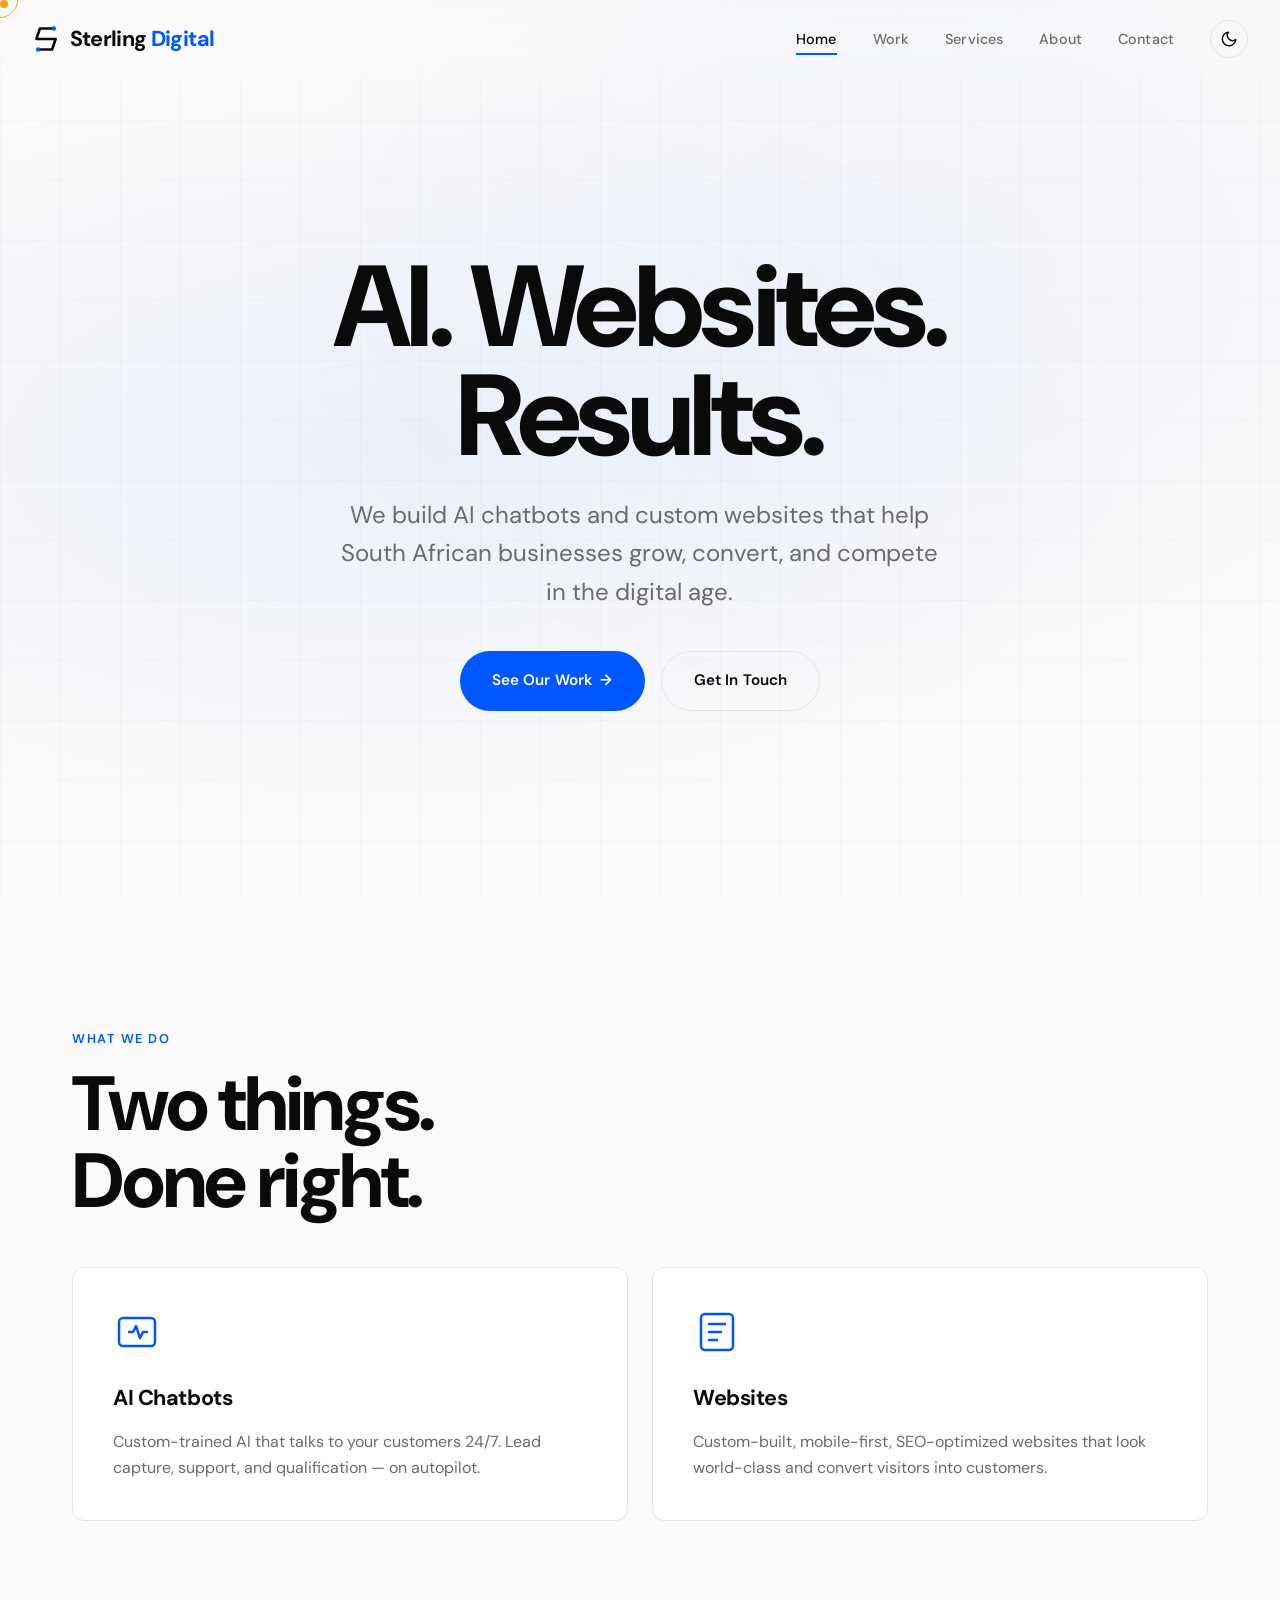
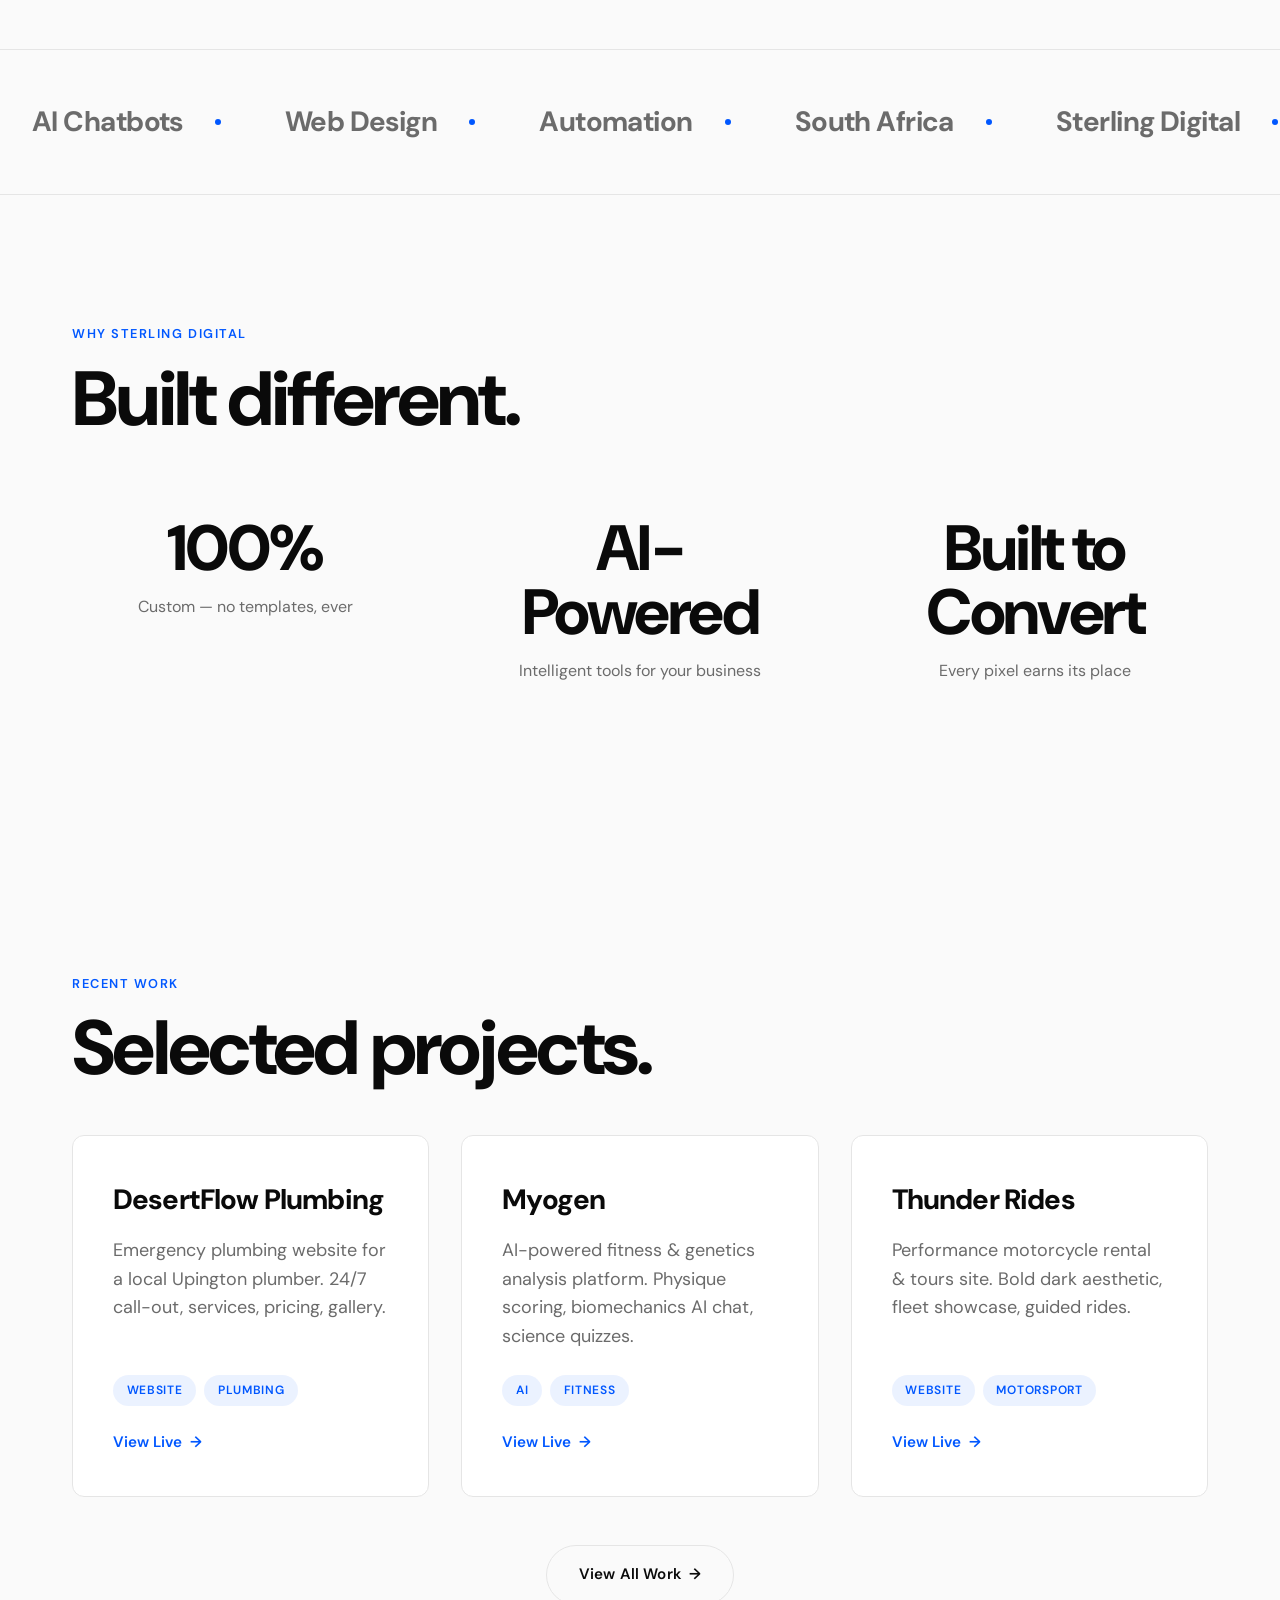
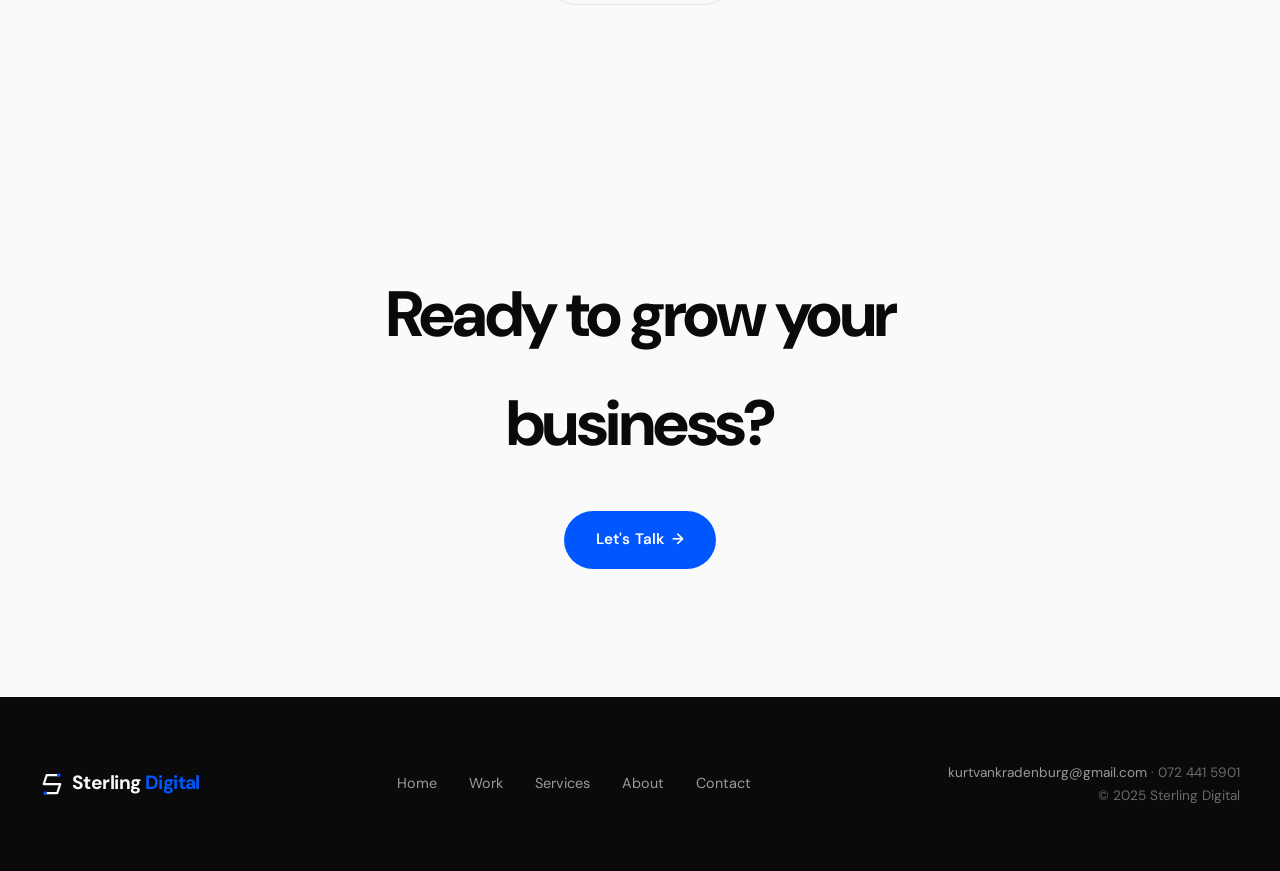
<file: index.html>
<!DOCTYPE html>
<html lang="en">
<head>
  <meta charset="UTF-8">
  <meta name="viewport" content="width=device-width, initial-scale=1.0">
  <title>Sterling Digital — AI Chatbots & Websites for South African Businesses</title>
  <meta name="description" content="Sterling Digital builds AI chatbots and custom websites that help South African businesses grow. Premium digital agency delivering results.">
  <link rel="preconnect" href="https://fonts.googleapis.com">
  <link rel="preconnect" href="https://fonts.gstatic.com" crossorigin>
  <link href="https://fonts.googleapis.com/css2?family=DM+Sans:wght@400;500;600;700;800&display=swap" rel="stylesheet">
  <link rel="icon" type="image/svg+xml" href="favicon.svg">
  <link rel="stylesheet" href="style.css">
</head>
<body>

  <!-- Page Loader -->
  <div class="page-loader">
    <div class="loader-logo">
      <svg class="logo-mark" viewBox="0 0 32 32" fill="none" aria-hidden="true"><path d="M25 4H9L5 16h22l-4 12H7" stroke="currentColor" stroke-width="3" stroke-linecap="round" stroke-linejoin="round"/><circle cx="25" cy="4" r="2.5" fill="#0057FF"/><circle cx="7" cy="28" r="2.5" fill="#0057FF"/></svg>
    </div>
  </div>

  <!-- Custom Cursor -->
  <div class="cursor-dot"></div>
  <div class="cursor-ring"></div>

  <!-- Navigation -->
  <nav class="nav">
    <a href="index.html" class="nav-logo">
      <svg class="logo-mark" viewBox="0 0 32 32" fill="none" aria-hidden="true"><path d="M25 4H9L5 16h22l-4 12H7" stroke="currentColor" stroke-width="3" stroke-linecap="round" stroke-linejoin="round"/><circle cx="25" cy="4" r="2.5" fill="#0057FF"/><circle cx="7" cy="28" r="2.5" fill="#0057FF"/></svg>
      <span class="logo-text">Sterling <span>Digital</span></span>
    </a>
    <div class="nav-links">
      <a href="index.html" class="active">Home</a>
      <a href="portfolio.html">Work</a>
      <a href="services.html">Services</a>
      <a href="about.html">About</a>
      <a href="contact.html">Contact</a>
      <button class="theme-toggle" aria-label="Toggle dark mode">
        <svg class="icon-moon" viewBox="0 0 24 24"><path d="M21 12.79A9 9 0 1 1 11.21 3 7 7 0 0 0 21 12.79z"></path></svg>
        <svg class="icon-sun" viewBox="0 0 24 24"><circle cx="12" cy="12" r="5"></circle><line x1="12" y1="1" x2="12" y2="3"></line><line x1="12" y1="21" x2="12" y2="23"></line><line x1="4.22" y1="4.22" x2="5.64" y2="5.64"></line><line x1="18.36" y1="18.36" x2="19.78" y2="19.78"></line><line x1="1" y1="12" x2="3" y2="12"></line><line x1="21" y1="12" x2="23" y2="12"></line><line x1="4.22" y1="19.78" x2="5.64" y2="18.36"></line><line x1="18.36" y1="5.64" x2="19.78" y2="4.22"></line></svg>
      </button>
    </div>
    <button class="nav-hamburger" aria-label="Toggle menu">
      <span></span>
      <span></span>
      <span></span>
    </button>
  </nav>

  <main class="page-transition">

    <!-- Hero -->
    <section class="hero">
      <div class="hero-bg">
        <div class="gradient-bg"></div>
        <div class="grid-pattern"></div>
      </div>
      <div class="hero-content">
        <h1 class="hero-heading">AI. Websites.<br>Results.</h1>
        <p class="sub-heading">We build AI chatbots and custom websites that help South African businesses grow, convert, and compete in the digital age.</p>
        <div class="btn-group">
          <a href="portfolio.html" class="btn btn-primary">See Our Work <span class="btn-arrow">&rarr;</span></a>
          <a href="contact.html" class="btn btn-secondary">Get In Touch</a>
        </div>
      </div>
    </section>

    <!-- What We Do -->
    <section class="section reveal">
      <span class="label">What We Do</span>
      <h2 class="section-heading">Two things.<br>Done right.</h2>
      <div class="cards-grid mt-6 stagger-children">
        <div class="card">
          <div class="card-icon">
            <svg width="48" height="48" viewBox="0 0 48 48" fill="none"><rect x="6" y="10" width="36" height="28" rx="4" stroke="currentColor" stroke-width="2.5"/><path d="M16 24h4l3-6 4 12 3-6h4" stroke="currentColor" stroke-width="2.5" stroke-linecap="round" stroke-linejoin="round"/></svg>
          </div>
          <h3 class="card-title">AI Chatbots</h3>
          <p class="card-desc">Custom-trained AI that talks to your customers 24/7. Lead capture, support, and qualification — on autopilot.</p>
        </div>
        <div class="card">
          <div class="card-icon">
            <svg width="48" height="48" viewBox="0 0 48 48" fill="none"><rect x="8" y="6" width="32" height="36" rx="4" stroke="currentColor" stroke-width="2.5"/><line x1="16" y1="16" x2="32" y2="16" stroke="currentColor" stroke-width="2.5" stroke-linecap="round"/><line x1="16" y1="24" x2="28" y2="24" stroke="currentColor" stroke-width="2.5" stroke-linecap="round"/><line x1="16" y1="32" x2="24" y2="32" stroke="currentColor" stroke-width="2.5" stroke-linecap="round"/></svg>
          </div>
          <h3 class="card-title">Websites</h3>
          <p class="card-desc">Custom-built, mobile-first, SEO-optimized websites that look world-class and convert visitors into customers.</p>
        </div>
      </div>
    </section>

    <!-- Marquee -->
    <section class="marquee-section">
      <div class="marquee-track">
        <span class="marquee-item">AI Chatbots <span class="dot"></span></span>
        <span class="marquee-item">Web Design <span class="dot"></span></span>
        <span class="marquee-item">Automation <span class="dot"></span></span>
        <span class="marquee-item">South Africa <span class="dot"></span></span>
        <span class="marquee-item">Sterling Digital <span class="dot"></span></span>
        <span class="marquee-item">Conversion-Focused <span class="dot"></span></span>
        <span class="marquee-item">AI Chatbots <span class="dot"></span></span>
        <span class="marquee-item">Web Design <span class="dot"></span></span>
        <span class="marquee-item">Automation <span class="dot"></span></span>
        <span class="marquee-item">South Africa <span class="dot"></span></span>
        <span class="marquee-item">Sterling Digital <span class="dot"></span></span>
        <span class="marquee-item">Conversion-Focused <span class="dot"></span></span>
      </div>
    </section>

    <!-- Why Sterling Digital -->
    <section class="section reveal">
      <span class="label">Why Sterling Digital</span>
      <h2 class="section-heading">Built different.</h2>
      <div class="stats-grid mt-6 stagger-children">
        <div class="stat-item">
          <div class="stat-number">100%</div>
          <div class="stat-label">Custom — no templates, ever</div>
        </div>
        <div class="stat-item">
          <div class="stat-number">AI-Powered</div>
          <div class="stat-label">Intelligent tools for your business</div>
        </div>
        <div class="stat-item">
          <div class="stat-number">Built to Convert</div>
          <div class="stat-label">Every pixel earns its place</div>
        </div>
      </div>
    </section>

    <!-- Portfolio Preview -->
    <section class="section reveal">
      <span class="label">Recent Work</span>
      <h2 class="section-heading">Selected projects.</h2>
      <div class="portfolio-preview mt-6 stagger-children">
        <div class="portfolio-card">
          <h3 class="portfolio-card-name">DesertFlow Plumbing</h3>
          <p class="portfolio-card-desc">Emergency plumbing website for a local Upington plumber. 24/7 call-out, services, pricing, gallery.</p>
          <div class="portfolio-card-tags">
            <span class="tag">Website</span>
            <span class="tag">Plumbing</span>
          </div>
          <a href="https://desertflowplumbing-co-za.netlify.app" target="_blank" rel="noopener" class="portfolio-card-link">View Live <span class="btn-arrow">&rarr;</span></a>
        </div>
        <div class="portfolio-card">
          <h3 class="portfolio-card-name">Myogen</h3>
          <p class="portfolio-card-desc">AI-powered fitness & genetics analysis platform. Physique scoring, biomechanics AI chat, science quizzes.</p>
          <div class="portfolio-card-tags">
            <span class="tag">AI</span>
            <span class="tag">Fitness</span>
          </div>
          <a href="https://myogen.netlify.app" target="_blank" rel="noopener" class="portfolio-card-link">View Live <span class="btn-arrow">&rarr;</span></a>
        </div>
        <div class="portfolio-card">
          <h3 class="portfolio-card-name">Thunder Rides</h3>
          <p class="portfolio-card-desc">Performance motorcycle rental & tours site. Bold dark aesthetic, fleet showcase, guided rides.</p>
          <div class="portfolio-card-tags">
            <span class="tag">Website</span>
            <span class="tag">Motorsport</span>
          </div>
          <a href="https://https-thunderrides-co-za.netlify.app" target="_blank" rel="noopener" class="portfolio-card-link">View Live <span class="btn-arrow">&rarr;</span></a>
        </div>
      </div>
      <div class="text-center mt-6">
        <a href="portfolio.html" class="btn btn-secondary">View All Work <span class="btn-arrow">&rarr;</span></a>
      </div>
    </section>

    <!-- Footer CTA -->
    <section class="cta-section reveal">
      <h2 class="cta-heading">Ready to grow your business?</h2>
      <a href="contact.html" class="btn btn-primary">Let's Talk <span class="btn-arrow">&rarr;</span></a>
    </section>

  </main>

  <!-- Footer -->
  <footer class="footer">
    <div class="footer-inner">
      <div class="footer-logo">
        <svg class="logo-mark" viewBox="0 0 32 32" fill="none" aria-hidden="true"><path d="M25 4H9L5 16h22l-4 12H7" stroke="currentColor" stroke-width="3" stroke-linecap="round" stroke-linejoin="round"/><circle cx="25" cy="4" r="2.5" fill="#0057FF"/><circle cx="7" cy="28" r="2.5" fill="#0057FF"/></svg>
        <span class="logo-text">Sterling <span>Digital</span></span>
      </div>
      <div class="footer-links">
        <a href="index.html">Home</a>
        <a href="portfolio.html">Work</a>
        <a href="services.html">Services</a>
        <a href="about.html">About</a>
        <a href="contact.html">Contact</a>
      </div>
      <div class="footer-info">
        <a href="mailto:kurtvankradenburg@gmail.com">kurtvankradenburg@gmail.com</a> · 072 441 5901<br>
        &copy; 2025 Sterling Digital
      </div>
    </div>
  </footer>

  <!-- Back to Top -->
  <button class="back-to-top" aria-label="Back to top">
    <svg width="20" height="20" viewBox="0 0 24 24" fill="none" stroke="currentColor" stroke-width="2.5" stroke-linecap="round" stroke-linejoin="round"><polyline points="18 15 12 9 6 15"></polyline></svg>
  </button>

  <script src="main.js"></script>
</body>
</html>
</file>
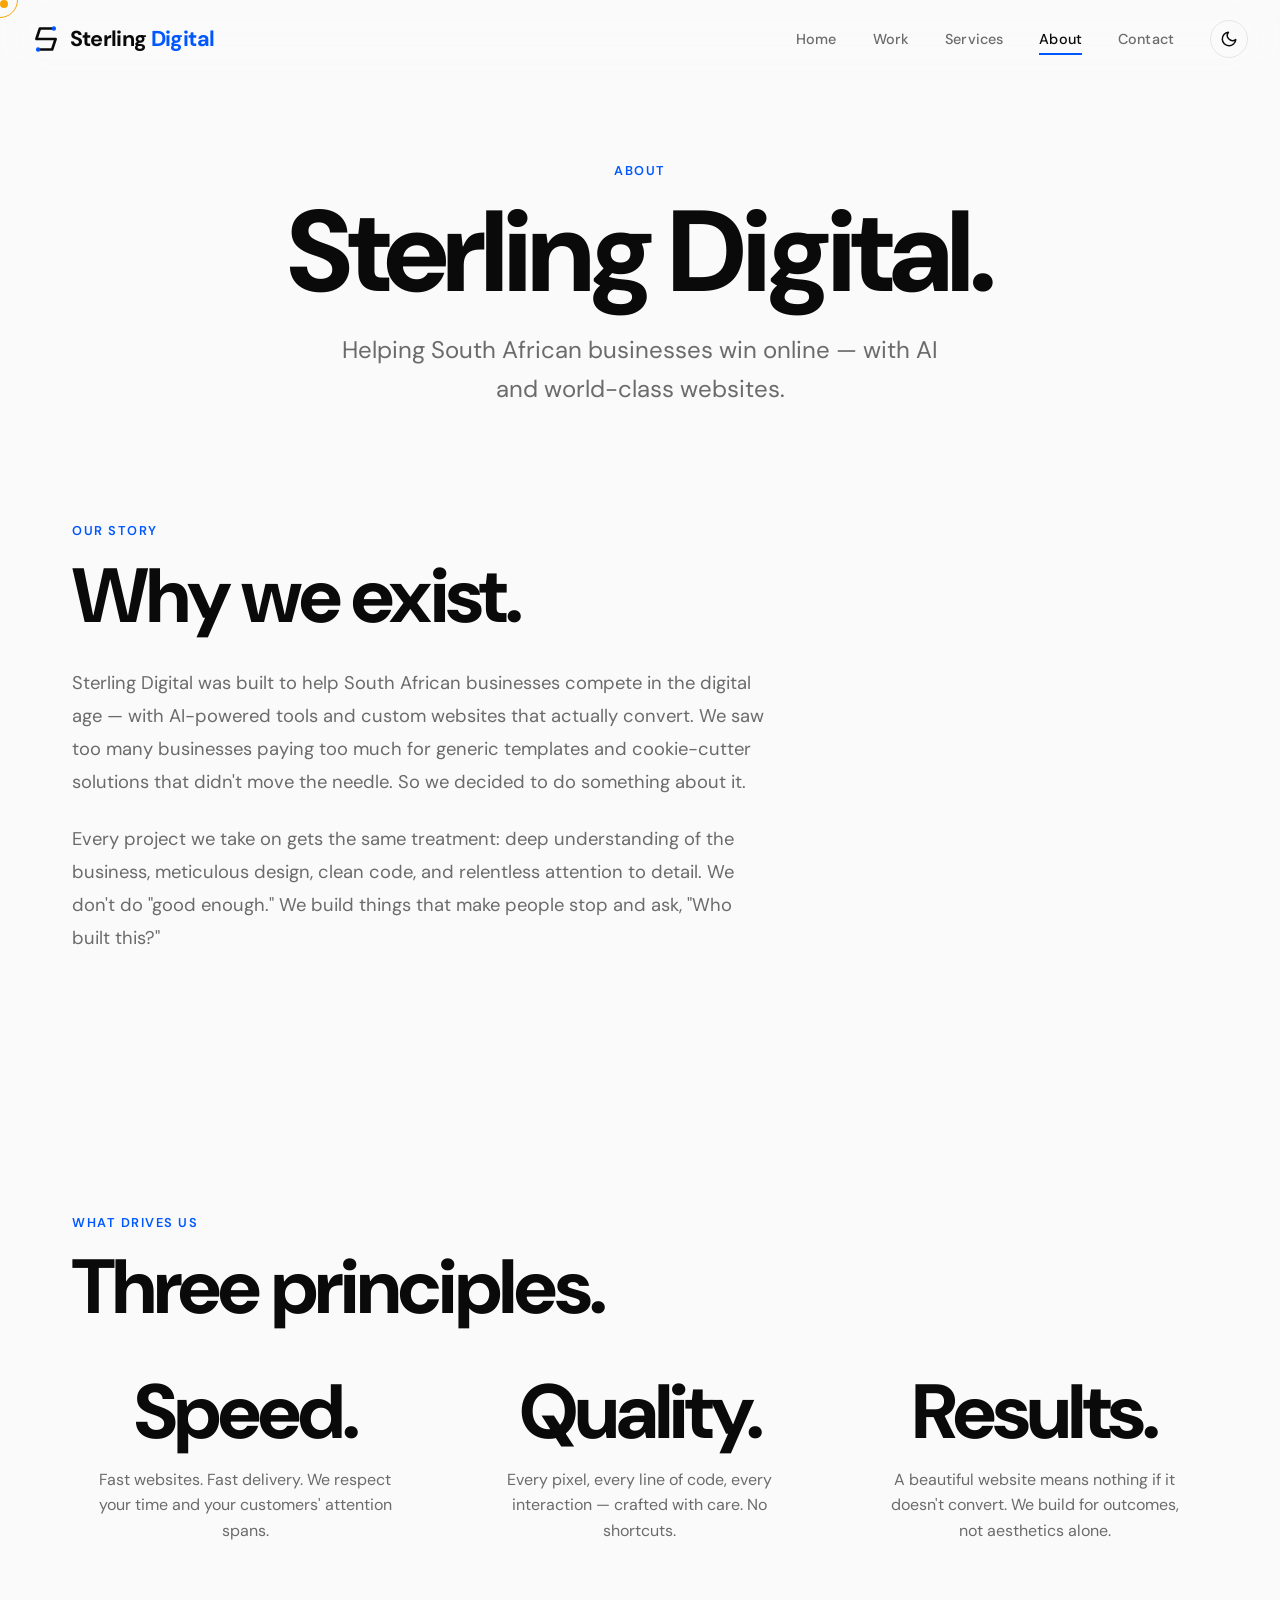
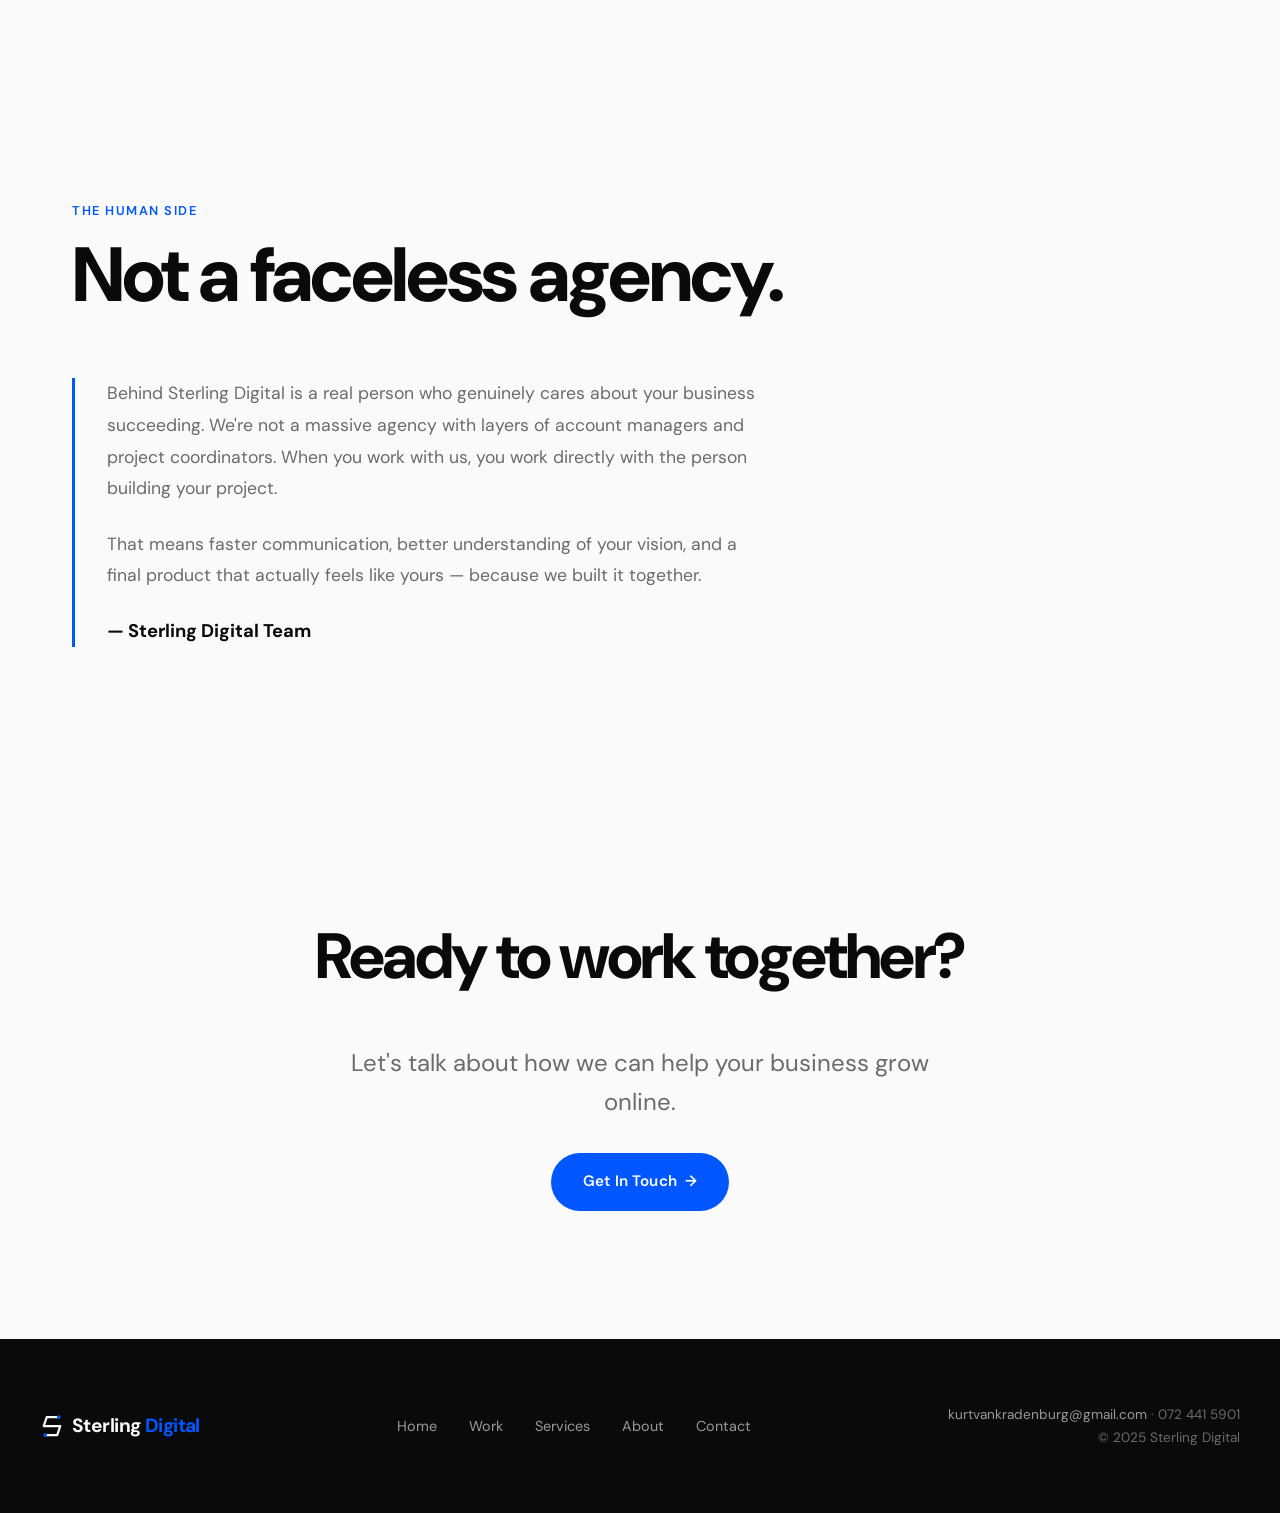
<file: about.html>
<!DOCTYPE html>
<html lang="en">
<head>
  <meta charset="UTF-8">
  <meta name="viewport" content="width=device-width, initial-scale=1.0">
  <title>About — Sterling Digital</title>
  <meta name="description" content="Learn about Sterling Digital — a South African digital agency building AI chatbots and websites that help businesses grow.">
  <link rel="preconnect" href="https://fonts.googleapis.com">
  <link rel="preconnect" href="https://fonts.gstatic.com" crossorigin>
  <link href="https://fonts.googleapis.com/css2?family=DM+Sans:wght@400;500;600;700;800&display=swap" rel="stylesheet">
  <link rel="icon" type="image/svg+xml" href="favicon.svg">
  <link rel="stylesheet" href="style.css">
</head>
<body>

  <!-- Page Loader -->
  <div class="page-loader">
    <div class="loader-logo">
      <svg class="logo-mark" viewBox="0 0 32 32" fill="none" aria-hidden="true"><path d="M25 4H9L5 16h22l-4 12H7" stroke="currentColor" stroke-width="3" stroke-linecap="round" stroke-linejoin="round"/><circle cx="25" cy="4" r="2.5" fill="#0057FF"/><circle cx="7" cy="28" r="2.5" fill="#0057FF"/></svg>
    </div>
  </div>

  <!-- Custom Cursor -->
  <div class="cursor-dot"></div>
  <div class="cursor-ring"></div>

  <!-- Navigation -->
  <nav class="nav">
    <a href="index.html" class="nav-logo">
      <svg class="logo-mark" viewBox="0 0 32 32" fill="none" aria-hidden="true"><path d="M25 4H9L5 16h22l-4 12H7" stroke="currentColor" stroke-width="3" stroke-linecap="round" stroke-linejoin="round"/><circle cx="25" cy="4" r="2.5" fill="#0057FF"/><circle cx="7" cy="28" r="2.5" fill="#0057FF"/></svg>
      <span class="logo-text">Sterling <span>Digital</span></span>
    </a>
    <div class="nav-links">
      <a href="index.html">Home</a>
      <a href="portfolio.html">Work</a>
      <a href="services.html">Services</a>
      <a href="about.html" class="active">About</a>
      <a href="contact.html">Contact</a>
      <button class="theme-toggle" aria-label="Toggle dark mode">
        <svg class="icon-moon" viewBox="0 0 24 24"><path d="M21 12.79A9 9 0 1 1 11.21 3 7 7 0 0 0 21 12.79z"></path></svg>
        <svg class="icon-sun" viewBox="0 0 24 24"><circle cx="12" cy="12" r="5"></circle><line x1="12" y1="1" x2="12" y2="3"></line><line x1="12" y1="21" x2="12" y2="23"></line><line x1="4.22" y1="4.22" x2="5.64" y2="5.64"></line><line x1="18.36" y1="18.36" x2="19.78" y2="19.78"></line><line x1="1" y1="12" x2="3" y2="12"></line><line x1="21" y1="12" x2="23" y2="12"></line><line x1="4.22" y1="19.78" x2="5.64" y2="18.36"></line><line x1="18.36" y1="5.64" x2="19.78" y2="4.22"></line></svg>
      </button>
    </div>
    <button class="nav-hamburger" aria-label="Toggle menu">
      <span></span>
      <span></span>
      <span></span>
    </button>
  </nav>

  <main class="page-transition">

    <!-- Page Hero -->
    <section class="page-hero">
      <span class="label">About</span>
      <h1 class="hero-heading">Sterling Digital.</h1>
      <p class="sub-heading" style="margin: 0 auto;">Helping South African businesses win online — with AI and world-class websites.</p>
    </section>

    <!-- Story -->
    <section class="section reveal" style="padding-top: 2rem;">
      <div class="story-section">
        <span class="label">Our Story</span>
        <h2 class="section-heading">Why we exist.</h2>
        <p class="story-text mt-4">
          Sterling Digital was built to help South African businesses compete in the digital age — with AI-powered tools and custom websites that actually convert. We saw too many businesses paying too much for generic templates and cookie-cutter solutions that didn't move the needle. So we decided to do something about it.
        </p>
        <p class="story-text mt-3">
          Every project we take on gets the same treatment: deep understanding of the business, meticulous design, clean code, and relentless attention to detail. We don't do "good enough." We build things that make people stop and ask, "Who built this?"
        </p>
      </div>
    </section>

    <!-- Values -->
    <section class="section reveal">
      <span class="label">What Drives Us</span>
      <h2 class="section-heading">Three principles.</h2>
      <div class="values-grid stagger-children">
        <div class="value-item">
          <div class="value-word">Speed.</div>
          <p class="value-desc">Fast websites. Fast delivery. We respect your time and your customers' attention spans.</p>
        </div>
        <div class="value-item">
          <div class="value-word">Quality.</div>
          <p class="value-desc">Every pixel, every line of code, every interaction — crafted with care. No shortcuts.</p>
        </div>
        <div class="value-item">
          <div class="value-word">Results.</div>
          <p class="value-desc">A beautiful website means nothing if it doesn't convert. We build for outcomes, not aesthetics alone.</p>
        </div>
      </div>
    </section>

    <!-- Personal Touch -->
    <section class="section reveal">
      <span class="label">The Human Side</span>
      <h2 class="section-heading">Not a faceless agency.</h2>
      <div class="personal-section mt-4">
        <p>
          Behind Sterling Digital is a real person who genuinely cares about your business succeeding. We're not a massive agency with layers of account managers and project coordinators. When you work with us, you work directly with the person building your project.
        </p>
        <p class="mt-3">
          That means faster communication, better understanding of your vision, and a final product that actually feels like yours — because we built it together.
        </p>
        <div class="signature">— Sterling Digital Team</div>
      </div>
    </section>

    <!-- CTA -->
    <section class="cta-section reveal">
      <h2 class="cta-heading">Ready to work together?</h2>
      <p class="sub-heading" style="margin: 0 auto 2rem;">Let's talk about how we can help your business grow online.</p>
      <a href="contact.html" class="btn btn-primary">Get In Touch <span class="btn-arrow">&rarr;</span></a>
    </section>

  </main>

  <!-- Footer -->
  <footer class="footer">
    <div class="footer-inner">
      <div class="footer-logo">
        <svg class="logo-mark" viewBox="0 0 32 32" fill="none" aria-hidden="true"><path d="M25 4H9L5 16h22l-4 12H7" stroke="currentColor" stroke-width="3" stroke-linecap="round" stroke-linejoin="round"/><circle cx="25" cy="4" r="2.5" fill="#0057FF"/><circle cx="7" cy="28" r="2.5" fill="#0057FF"/></svg>
        <span class="logo-text">Sterling <span>Digital</span></span>
      </div>
      <div class="footer-links">
        <a href="index.html">Home</a>
        <a href="portfolio.html">Work</a>
        <a href="services.html">Services</a>
        <a href="about.html">About</a>
        <a href="contact.html">Contact</a>
      </div>
      <div class="footer-info">
        <a href="mailto:kurtvankradenburg@gmail.com">kurtvankradenburg@gmail.com</a> · 072 441 5901<br>
        &copy; 2025 Sterling Digital
      </div>
    </div>
  </footer>

  <!-- Back to Top -->
  <button class="back-to-top" aria-label="Back to top">
    <svg width="20" height="20" viewBox="0 0 24 24" fill="none" stroke="currentColor" stroke-width="2.5" stroke-linecap="round" stroke-linejoin="round"><polyline points="18 15 12 9 6 15"></polyline></svg>
  </button>

  <script src="main.js"></script>
</body>
</html>
</file>
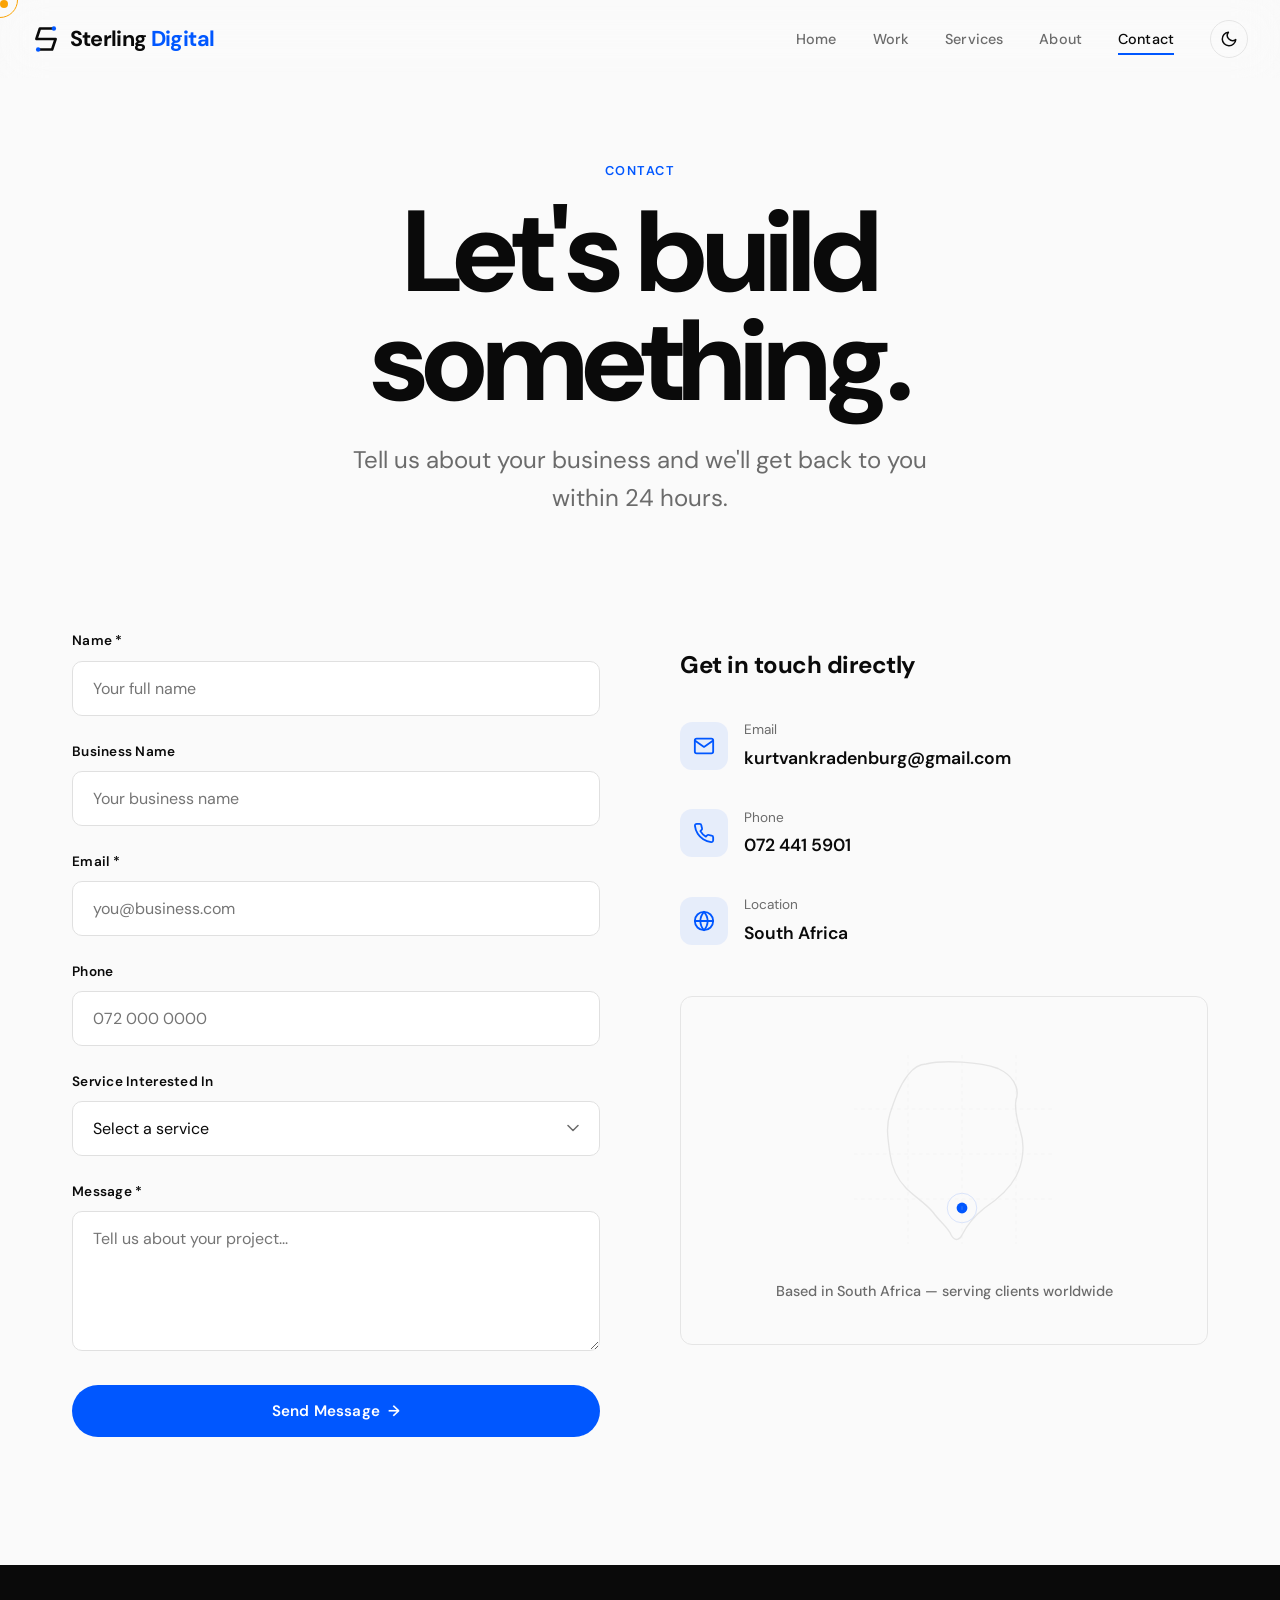
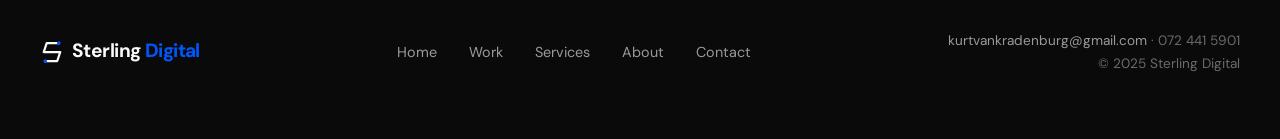
<file: contact.html>
<!DOCTYPE html>
<html lang="en">
<head>
  <meta charset="UTF-8">
  <meta name="viewport" content="width=device-width, initial-scale=1.0">
  <title>Contact — Sterling Digital</title>
  <meta name="description" content="Get in touch with Sterling Digital. Let's talk about AI chatbots and custom websites for your South African business.">
  <link rel="preconnect" href="https://fonts.googleapis.com">
  <link rel="preconnect" href="https://fonts.gstatic.com" crossorigin>
  <link href="https://fonts.googleapis.com/css2?family=DM+Sans:wght@400;500;600;700;800&display=swap" rel="stylesheet">
  <link rel="icon" type="image/svg+xml" href="favicon.svg">
  <link rel="stylesheet" href="style.css">
</head>
<body>

  <!-- Page Loader -->
  <div class="page-loader">
    <div class="loader-logo">
      <svg class="logo-mark" viewBox="0 0 32 32" fill="none" aria-hidden="true"><path d="M25 4H9L5 16h22l-4 12H7" stroke="currentColor" stroke-width="3" stroke-linecap="round" stroke-linejoin="round"/><circle cx="25" cy="4" r="2.5" fill="#0057FF"/><circle cx="7" cy="28" r="2.5" fill="#0057FF"/></svg>
    </div>
  </div>

  <!-- Custom Cursor -->
  <div class="cursor-dot"></div>
  <div class="cursor-ring"></div>

  <!-- Navigation -->
  <nav class="nav">
    <a href="index.html" class="nav-logo">
      <svg class="logo-mark" viewBox="0 0 32 32" fill="none" aria-hidden="true"><path d="M25 4H9L5 16h22l-4 12H7" stroke="currentColor" stroke-width="3" stroke-linecap="round" stroke-linejoin="round"/><circle cx="25" cy="4" r="2.5" fill="#0057FF"/><circle cx="7" cy="28" r="2.5" fill="#0057FF"/></svg>
      <span class="logo-text">Sterling <span>Digital</span></span>
    </a>
    <div class="nav-links">
      <a href="index.html">Home</a>
      <a href="portfolio.html">Work</a>
      <a href="services.html">Services</a>
      <a href="about.html">About</a>
      <a href="contact.html" class="active">Contact</a>
      <button class="theme-toggle" aria-label="Toggle dark mode">
        <svg class="icon-moon" viewBox="0 0 24 24"><path d="M21 12.79A9 9 0 1 1 11.21 3 7 7 0 0 0 21 12.79z"></path></svg>
        <svg class="icon-sun" viewBox="0 0 24 24"><circle cx="12" cy="12" r="5"></circle><line x1="12" y1="1" x2="12" y2="3"></line><line x1="12" y1="21" x2="12" y2="23"></line><line x1="4.22" y1="4.22" x2="5.64" y2="5.64"></line><line x1="18.36" y1="18.36" x2="19.78" y2="19.78"></line><line x1="1" y1="12" x2="3" y2="12"></line><line x1="21" y1="12" x2="23" y2="12"></line><line x1="4.22" y1="19.78" x2="5.64" y2="18.36"></line><line x1="18.36" y1="5.64" x2="19.78" y2="4.22"></line></svg>
      </button>
    </div>
    <button class="nav-hamburger" aria-label="Toggle menu">
      <span></span>
      <span></span>
      <span></span>
    </button>
  </nav>

  <main class="page-transition">

    <!-- Page Hero -->
    <section class="page-hero">
      <span class="label">Contact</span>
      <h1 class="hero-heading">Let's build<br>something.</h1>
      <p class="sub-heading" style="margin: 0 auto;">Tell us about your business and we'll get back to you within 24 hours.</p>
    </section>

    <!-- Contact Form + Info -->
    <section class="section" style="padding-top: 2rem;">
      <div class="contact-grid">

        <!-- Form -->
        <div class="reveal">
          <form id="contact-form" novalidate>
            <div class="form-group">
              <label class="form-label" for="name">Name *</label>
              <input type="text" id="name" class="form-input" placeholder="Your full name" required>
              <div class="form-error"></div>
            </div>
            <div class="form-group">
              <label class="form-label" for="business">Business Name</label>
              <input type="text" id="business" class="form-input" placeholder="Your business name">
            </div>
            <div class="form-group">
              <label class="form-label" for="email">Email *</label>
              <input type="email" id="email" class="form-input" placeholder="you@business.com" required>
              <div class="form-error"></div>
            </div>
            <div class="form-group">
              <label class="form-label" for="phone">Phone</label>
              <input type="tel" id="phone" class="form-input" placeholder="072 000 0000">
            </div>
            <div class="form-group">
              <label class="form-label" for="service">Service Interested In</label>
              <select id="service" class="form-select">
                <option value="" disabled selected>Select a service</option>
                <option value="website">Website</option>
                <option value="chatbot">AI Chatbot</option>
                <option value="both">Both</option>
              </select>
            </div>
            <div class="form-group">
              <label class="form-label" for="message">Message *</label>
              <textarea id="message" class="form-textarea" placeholder="Tell us about your project..." required></textarea>
              <div class="form-error"></div>
            </div>
            <button type="submit" class="btn btn-primary" style="width: 100%; justify-content: center;">Send Message <span class="btn-arrow">&rarr;</span></button>
          </form>

          <!-- Success State -->
          <div class="form-success">
            <div class="form-success-icon">
              <svg width="28" height="28" viewBox="0 0 24 24" fill="none" stroke="currentColor" stroke-width="2.5" stroke-linecap="round" stroke-linejoin="round"><polyline points="20 6 9 17 4 12"></polyline></svg>
            </div>
            <h3 class="section-heading" style="font-size: 2rem; margin-bottom: 0.75rem;">Message sent!</h3>
            <p class="text-muted">Thanks for reaching out. We'll get back to you within 24 hours.</p>
          </div>
        </div>

        <!-- Contact Info -->
        <div class="contact-info reveal-right">
          <h3 class="card-title mb-4" style="font-size: 1.5rem;">Get in touch directly</h3>

          <div class="contact-info-item">
            <div class="contact-info-icon">
              <svg width="22" height="22" viewBox="0 0 24 24" fill="none" stroke="var(--accent)" stroke-width="2" stroke-linecap="round" stroke-linejoin="round"><path d="M4 4h16c1.1 0 2 .9 2 2v12c0 1.1-.9 2-2 2H4c-1.1 0-2-.9-2-2V6c0-1.1.9-2 2-2z"></path><polyline points="22,6 12,13 2,6"></polyline></svg>
            </div>
            <div>
              <div class="text-muted" style="font-size: 0.85rem; margin-bottom: 0.15rem;">Email</div>
              <a href="mailto:kurtvankradenburg@gmail.com" style="font-weight: 600;">kurtvankradenburg@gmail.com</a>
            </div>
          </div>

          <div class="contact-info-item">
            <div class="contact-info-icon">
              <svg width="22" height="22" viewBox="0 0 24 24" fill="none" stroke="var(--accent)" stroke-width="2" stroke-linecap="round" stroke-linejoin="round"><path d="M22 16.92v3a2 2 0 0 1-2.18 2 19.79 19.79 0 0 1-8.63-3.07 19.5 19.5 0 0 1-6-6 19.79 19.79 0 0 1-3.07-8.67A2 2 0 0 1 4.11 2h3a2 2 0 0 1 2 1.72 12.84 12.84 0 0 0 .7 2.81 2 2 0 0 1-.45 2.11L8.09 9.91a16 16 0 0 0 6 6l1.27-1.27a2 2 0 0 1 2.11-.45 12.84 12.84 0 0 0 2.81.7A2 2 0 0 1 22 16.92z"></path></svg>
            </div>
            <div>
              <div class="text-muted" style="font-size: 0.85rem; margin-bottom: 0.15rem;">Phone</div>
              <a href="tel:+27724415901" style="font-weight: 600;">072 441 5901</a>
            </div>
          </div>

          <div class="contact-info-item">
            <div class="contact-info-icon">
              <svg width="22" height="22" viewBox="0 0 24 24" fill="none" stroke="var(--accent)" stroke-width="2" stroke-linecap="round" stroke-linejoin="round"><circle cx="12" cy="12" r="10"></circle><line x1="2" y1="12" x2="22" y2="12"></line><path d="M12 2a15.3 15.3 0 0 1 4 10 15.3 15.3 0 0 1-4 10 15.3 15.3 0 0 1-4-10 15.3 15.3 0 0 1 4-10z"></path></svg>
            </div>
            <div>
              <div class="text-muted" style="font-size: 0.85rem; margin-bottom: 0.15rem;">Location</div>
              <span style="font-weight: 600;">South Africa</span>
            </div>
          </div>

          <!-- Stylized Location Graphic -->
          <div class="location-graphic">
            <svg viewBox="0 0 400 240" fill="none" xmlns="http://www.w3.org/2000/svg" style="max-width: 360px; margin: 0 auto;">
              <!-- Abstract Africa outline -->
              <path d="M180 30 C200 25, 240 28, 260 35 C275 42, 285 55, 280 70 C278 80, 282 95, 285 105 C290 120, 288 140, 280 155 C272 170, 260 180, 245 190 C235 198, 225 210, 220 220 C218 225, 212 228, 208 220 C205 212, 195 205, 188 195 C180 185, 168 178, 158 168 C148 158, 142 145, 140 130 C138 115, 135 100, 140 85 C145 70, 150 55, 160 42 C168 32, 175 30, 180 30Z" stroke="var(--card-border)" stroke-width="1.5" fill="none"/>
              <!-- Location pin -->
              <circle cx="220" cy="190" r="6" fill="var(--accent)"/>
              <circle cx="220" cy="190" r="12" fill="none" stroke="var(--accent)" stroke-width="1" opacity="0.4">
                <animate attributeName="r" from="8" to="20" dur="2s" repeatCount="indefinite"/>
                <animate attributeName="opacity" from="0.5" to="0" dur="2s" repeatCount="indefinite"/>
              </circle>
              <!-- Grid lines -->
              <line x1="100" y1="80" x2="320" y2="80" stroke="var(--card-border)" stroke-width="0.5" stroke-dasharray="4 4" opacity="0.5"/>
              <line x1="100" y1="130" x2="320" y2="130" stroke="var(--card-border)" stroke-width="0.5" stroke-dasharray="4 4" opacity="0.5"/>
              <line x1="100" y1="180" x2="320" y2="180" stroke="var(--card-border)" stroke-width="0.5" stroke-dasharray="4 4" opacity="0.5"/>
              <line x1="160" y1="20" x2="160" y2="230" stroke="var(--card-border)" stroke-width="0.5" stroke-dasharray="4 4" opacity="0.5"/>
              <line x1="220" y1="20" x2="220" y2="230" stroke="var(--card-border)" stroke-width="0.5" stroke-dasharray="4 4" opacity="0.5"/>
              <line x1="280" y1="20" x2="280" y2="230" stroke="var(--card-border)" stroke-width="0.5" stroke-dasharray="4 4" opacity="0.5"/>
            </svg>
            <div class="location-label">Based in South Africa — serving clients worldwide</div>
          </div>
        </div>

      </div>
    </section>

  </main>

  <!-- Footer -->
  <footer class="footer">
    <div class="footer-inner">
      <div class="footer-logo">
        <svg class="logo-mark" viewBox="0 0 32 32" fill="none" aria-hidden="true"><path d="M25 4H9L5 16h22l-4 12H7" stroke="currentColor" stroke-width="3" stroke-linecap="round" stroke-linejoin="round"/><circle cx="25" cy="4" r="2.5" fill="#0057FF"/><circle cx="7" cy="28" r="2.5" fill="#0057FF"/></svg>
        <span class="logo-text">Sterling <span>Digital</span></span>
      </div>
      <div class="footer-links">
        <a href="index.html">Home</a>
        <a href="portfolio.html">Work</a>
        <a href="services.html">Services</a>
        <a href="about.html">About</a>
        <a href="contact.html">Contact</a>
      </div>
      <div class="footer-info">
        <a href="mailto:kurtvankradenburg@gmail.com">kurtvankradenburg@gmail.com</a> · 072 441 5901<br>
        &copy; 2025 Sterling Digital
      </div>
    </div>
  </footer>

  <!-- Back to Top -->
  <button class="back-to-top" aria-label="Back to top">
    <svg width="20" height="20" viewBox="0 0 24 24" fill="none" stroke="currentColor" stroke-width="2.5" stroke-linecap="round" stroke-linejoin="round"><polyline points="18 15 12 9 6 15"></polyline></svg>
  </button>

  <script src="main.js"></script>
</body>
</html>
</file>
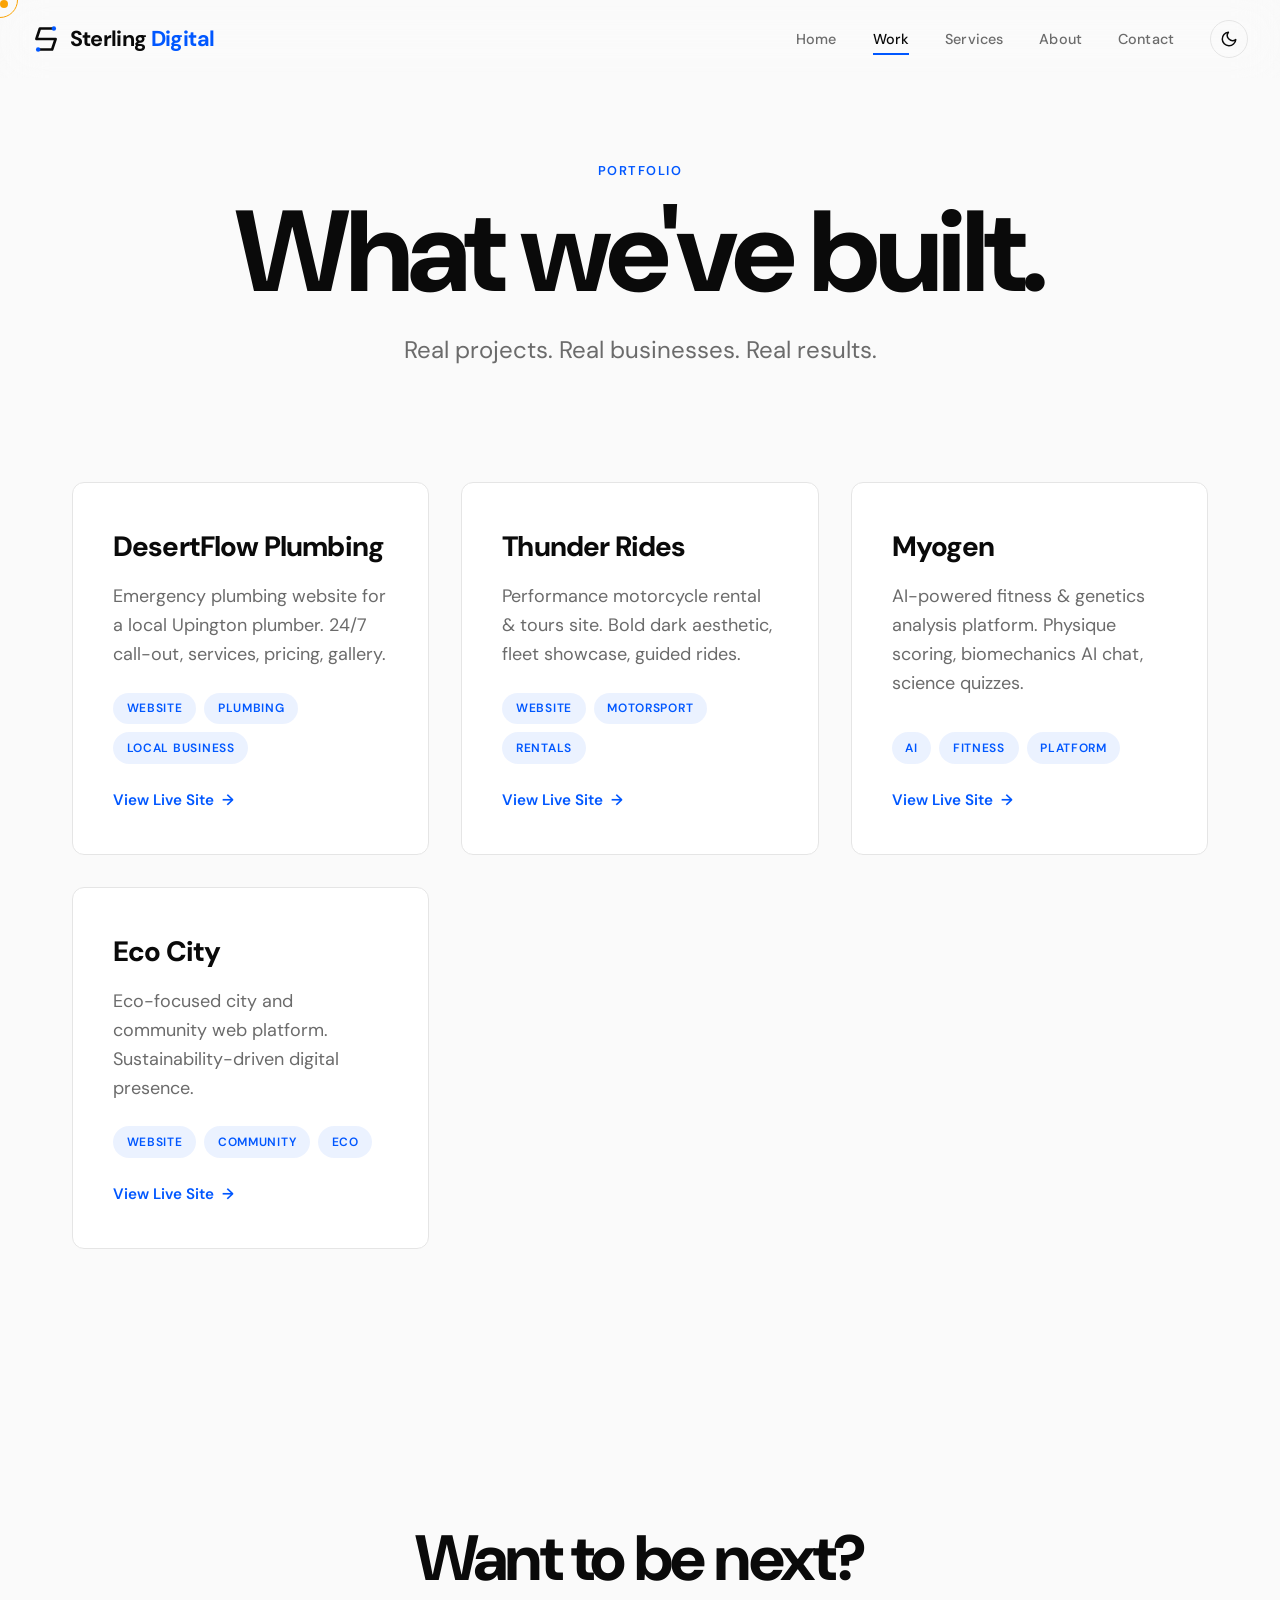
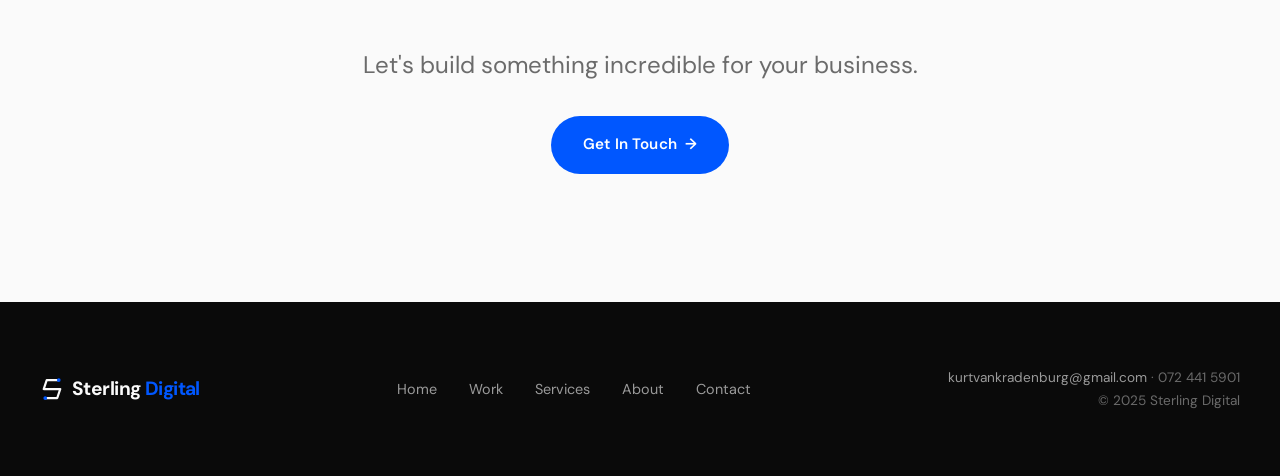
<file: portfolio.html>
<!DOCTYPE html>
<html lang="en">
<head>
  <meta charset="UTF-8">
  <meta name="viewport" content="width=device-width, initial-scale=1.0">
  <title>Our Work — Sterling Digital</title>
  <meta name="description" content="Explore the portfolio of Sterling Digital. AI chatbots, custom websites, and digital solutions built for South African businesses.">
  <link rel="preconnect" href="https://fonts.googleapis.com">
  <link rel="preconnect" href="https://fonts.gstatic.com" crossorigin>
  <link href="https://fonts.googleapis.com/css2?family=DM+Sans:wght@400;500;600;700;800&display=swap" rel="stylesheet">
  <link rel="icon" type="image/svg+xml" href="favicon.svg">
  <link rel="stylesheet" href="style.css">
</head>
<body>

  <!-- Page Loader -->
  <div class="page-loader">
    <div class="loader-logo">
      <svg class="logo-mark" viewBox="0 0 32 32" fill="none" aria-hidden="true"><path d="M25 4H9L5 16h22l-4 12H7" stroke="currentColor" stroke-width="3" stroke-linecap="round" stroke-linejoin="round"/><circle cx="25" cy="4" r="2.5" fill="#0057FF"/><circle cx="7" cy="28" r="2.5" fill="#0057FF"/></svg>
    </div>
  </div>

  <!-- Custom Cursor -->
  <div class="cursor-dot"></div>
  <div class="cursor-ring"></div>

  <!-- Navigation -->
  <nav class="nav">
    <a href="index.html" class="nav-logo">
      <svg class="logo-mark" viewBox="0 0 32 32" fill="none" aria-hidden="true"><path d="M25 4H9L5 16h22l-4 12H7" stroke="currentColor" stroke-width="3" stroke-linecap="round" stroke-linejoin="round"/><circle cx="25" cy="4" r="2.5" fill="#0057FF"/><circle cx="7" cy="28" r="2.5" fill="#0057FF"/></svg>
      <span class="logo-text">Sterling <span>Digital</span></span>
    </a>
    <div class="nav-links">
      <a href="index.html">Home</a>
      <a href="portfolio.html" class="active">Work</a>
      <a href="services.html">Services</a>
      <a href="about.html">About</a>
      <a href="contact.html">Contact</a>
      <button class="theme-toggle" aria-label="Toggle dark mode">
        <svg class="icon-moon" viewBox="0 0 24 24"><path d="M21 12.79A9 9 0 1 1 11.21 3 7 7 0 0 0 21 12.79z"></path></svg>
        <svg class="icon-sun" viewBox="0 0 24 24"><circle cx="12" cy="12" r="5"></circle><line x1="12" y1="1" x2="12" y2="3"></line><line x1="12" y1="21" x2="12" y2="23"></line><line x1="4.22" y1="4.22" x2="5.64" y2="5.64"></line><line x1="18.36" y1="18.36" x2="19.78" y2="19.78"></line><line x1="1" y1="12" x2="3" y2="12"></line><line x1="21" y1="12" x2="23" y2="12"></line><line x1="4.22" y1="19.78" x2="5.64" y2="18.36"></line><line x1="18.36" y1="5.64" x2="19.78" y2="4.22"></line></svg>
      </button>
    </div>
    <button class="nav-hamburger" aria-label="Toggle menu">
      <span></span>
      <span></span>
      <span></span>
    </button>
  </nav>

  <main class="page-transition">

    <!-- Page Hero -->
    <section class="page-hero">
      <span class="label">Portfolio</span>
      <h1 class="hero-heading">What we've built.</h1>
      <p class="sub-heading" style="margin: 0 auto;">Real projects. Real businesses. Real results.</p>
    </section>

    <!-- Portfolio Grid -->
    <section class="section" style="padding-top: 2rem;">
      <div class="portfolio-grid stagger-children">

        <!-- DesertFlow Plumbing -->
        <div class="portfolio-card reveal">
          <h3 class="portfolio-card-name">DesertFlow Plumbing</h3>
          <p class="portfolio-card-desc">Emergency plumbing website for a local Upington plumber. 24/7 call-out, services, pricing, gallery.</p>
          <div class="portfolio-card-tags">
            <span class="tag">Website</span>
            <span class="tag">Plumbing</span>
            <span class="tag">Local Business</span>
          </div>
          <a href="https://desertflowplumbing-co-za.netlify.app" target="_blank" rel="noopener" class="portfolio-card-link">View Live Site <span class="btn-arrow">&rarr;</span></a>
        </div>

        <!-- Thunder Rides -->
        <div class="portfolio-card reveal">
          <h3 class="portfolio-card-name">Thunder Rides</h3>
          <p class="portfolio-card-desc">Performance motorcycle rental &amp; tours site. Bold dark aesthetic, fleet showcase, guided rides.</p>
          <div class="portfolio-card-tags">
            <span class="tag">Website</span>
            <span class="tag">Motorsport</span>
            <span class="tag">Rentals</span>
          </div>
          <a href="https://https-thunderrides-co-za.netlify.app" target="_blank" rel="noopener" class="portfolio-card-link">View Live Site <span class="btn-arrow">&rarr;</span></a>
        </div>

        <!-- Myogen -->
        <div class="portfolio-card reveal">
          <h3 class="portfolio-card-name">Myogen</h3>
          <p class="portfolio-card-desc">AI-powered fitness &amp; genetics analysis platform. Physique scoring, biomechanics AI chat, science quizzes.</p>
          <div class="portfolio-card-tags">
            <span class="tag">AI</span>
            <span class="tag">Fitness</span>
            <span class="tag">Platform</span>
          </div>
          <a href="https://myogen.netlify.app" target="_blank" rel="noopener" class="portfolio-card-link">View Live Site <span class="btn-arrow">&rarr;</span></a>
        </div>

        <!-- Eco City -->
        <div class="portfolio-card reveal">
          <h3 class="portfolio-card-name">Eco City</h3>
          <p class="portfolio-card-desc">Eco-focused city and community web platform. Sustainability-driven digital presence.</p>
          <div class="portfolio-card-tags">
            <span class="tag">Website</span>
            <span class="tag">Community</span>
            <span class="tag">Eco</span>
          </div>
          <a href="https://ecocitynet.netlify.app" target="_blank" rel="noopener" class="portfolio-card-link">View Live Site <span class="btn-arrow">&rarr;</span></a>
        </div>

      </div>
    </section>

    <!-- CTA -->
    <section class="cta-section reveal">
      <h2 class="cta-heading">Want to be next?</h2>
      <p class="sub-heading" style="margin: 0 auto 2rem;">Let's build something incredible for your business.</p>
      <a href="contact.html" class="btn btn-primary">Get In Touch <span class="btn-arrow">&rarr;</span></a>
    </section>

  </main>

  <!-- Footer -->
  <footer class="footer">
    <div class="footer-inner">
      <div class="footer-logo">
        <svg class="logo-mark" viewBox="0 0 32 32" fill="none" aria-hidden="true"><path d="M25 4H9L5 16h22l-4 12H7" stroke="currentColor" stroke-width="3" stroke-linecap="round" stroke-linejoin="round"/><circle cx="25" cy="4" r="2.5" fill="#0057FF"/><circle cx="7" cy="28" r="2.5" fill="#0057FF"/></svg>
        <span class="logo-text">Sterling <span>Digital</span></span>
      </div>
      <div class="footer-links">
        <a href="index.html">Home</a>
        <a href="portfolio.html">Work</a>
        <a href="services.html">Services</a>
        <a href="about.html">About</a>
        <a href="contact.html">Contact</a>
      </div>
      <div class="footer-info">
        <a href="mailto:kurtvankradenburg@gmail.com">kurtvankradenburg@gmail.com</a> · 072 441 5901<br>
        &copy; 2025 Sterling Digital
      </div>
    </div>
  </footer>

  <!-- Back to Top -->
  <button class="back-to-top" aria-label="Back to top">
    <svg width="20" height="20" viewBox="0 0 24 24" fill="none" stroke="currentColor" stroke-width="2.5" stroke-linecap="round" stroke-linejoin="round"><polyline points="18 15 12 9 6 15"></polyline></svg>
  </button>

  <script src="main.js"></script>
</body>
</html>
</file>
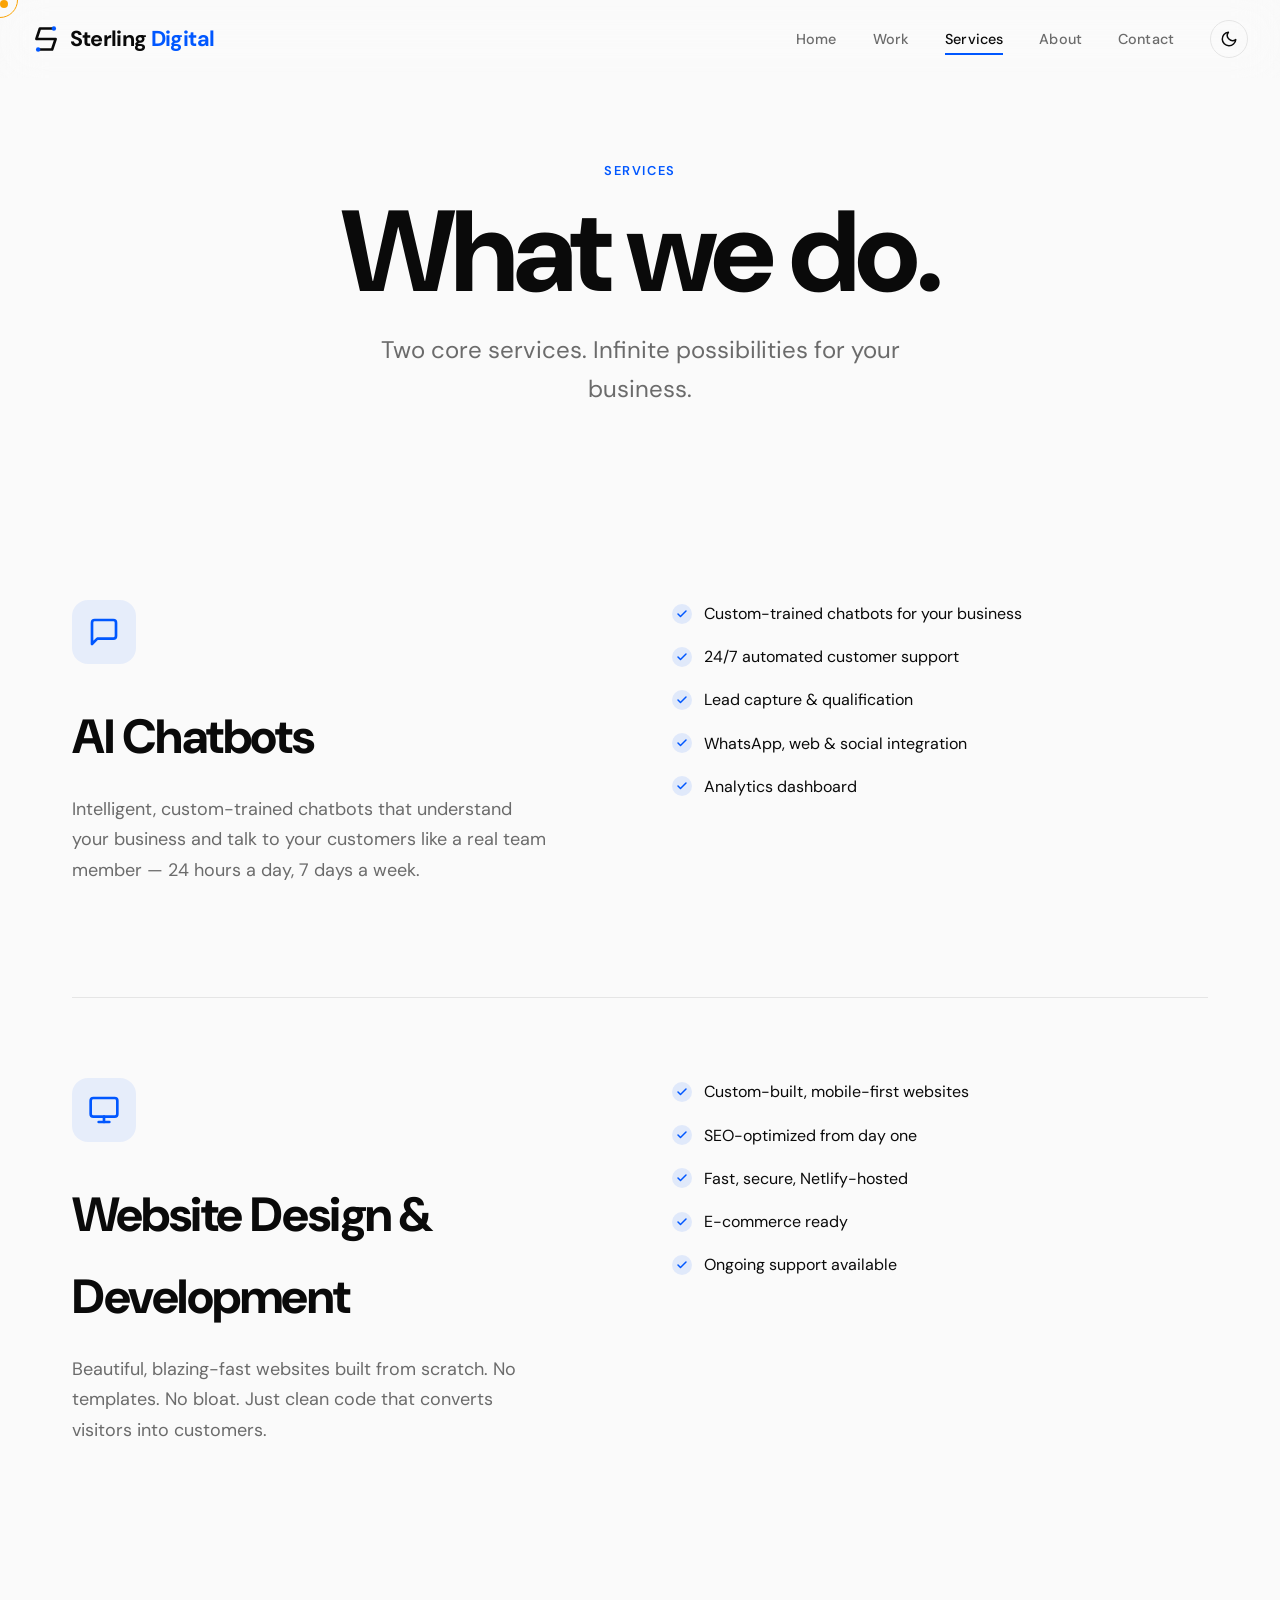
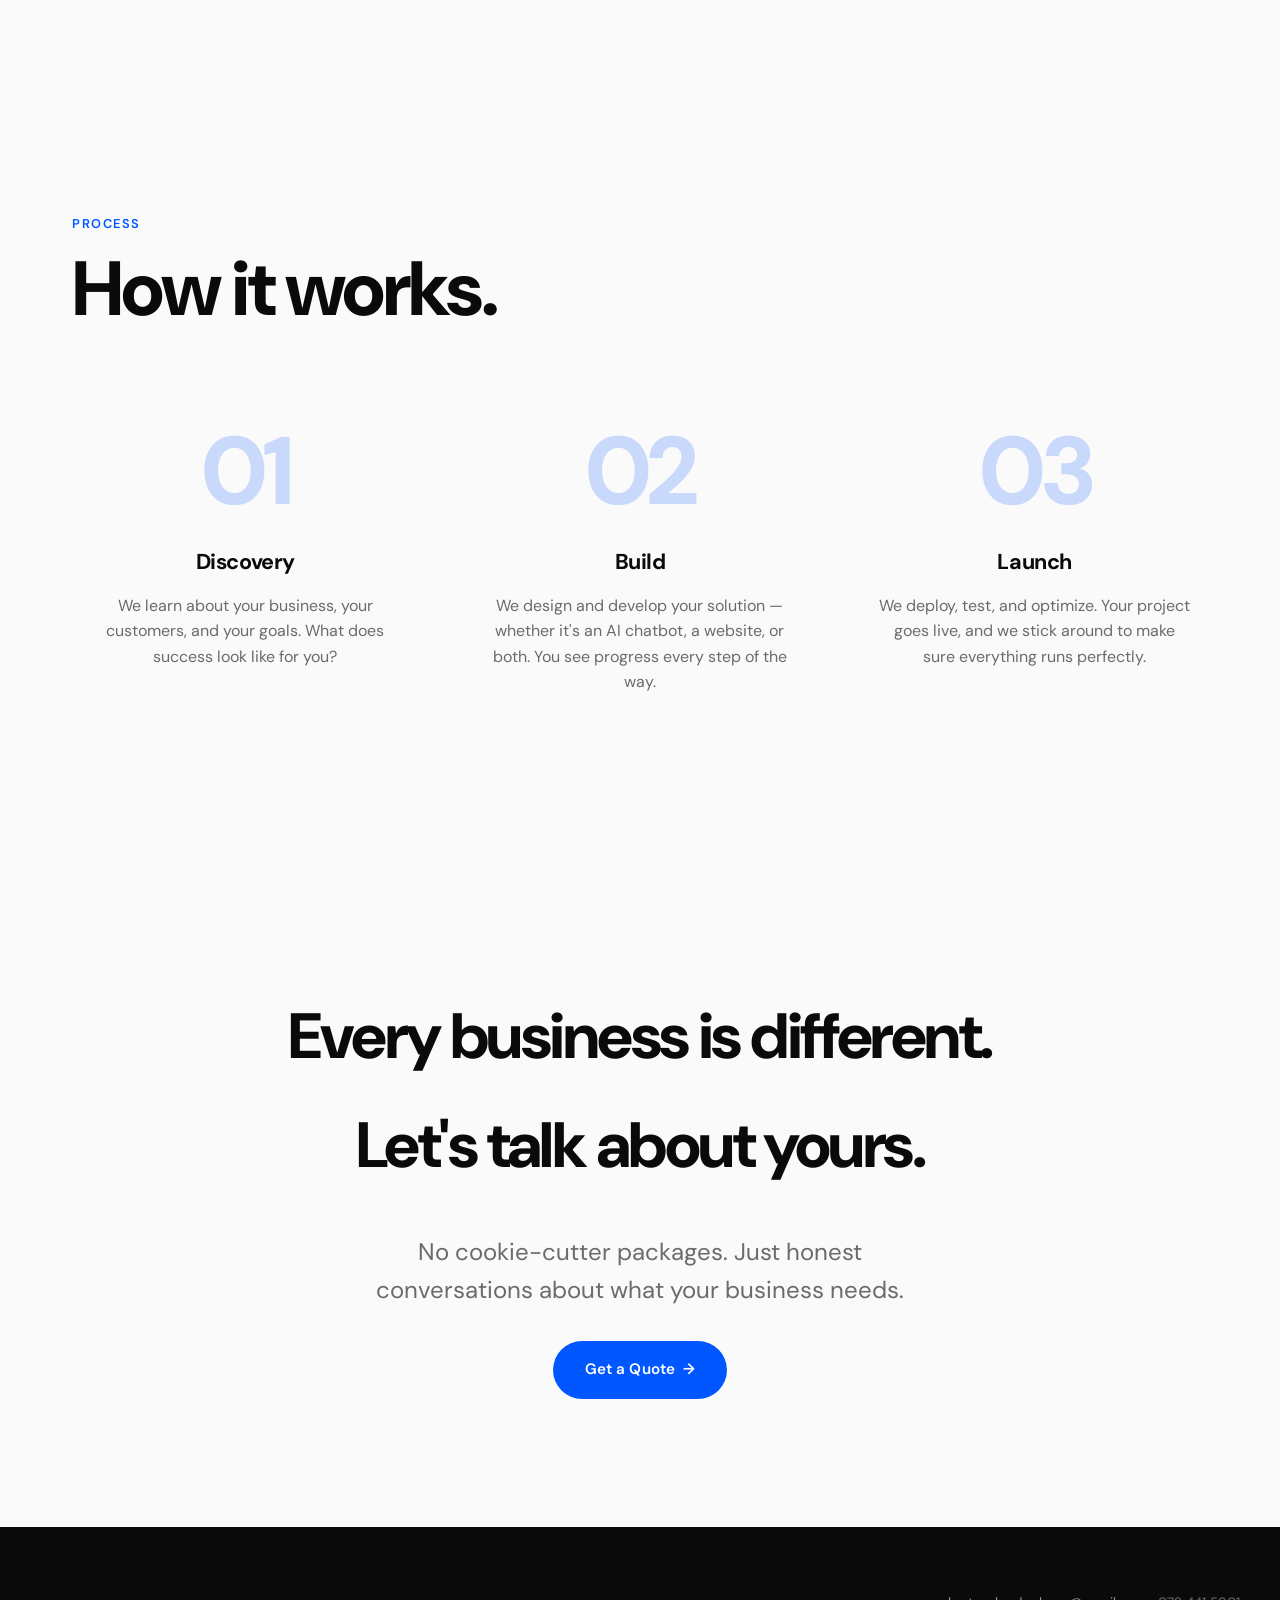
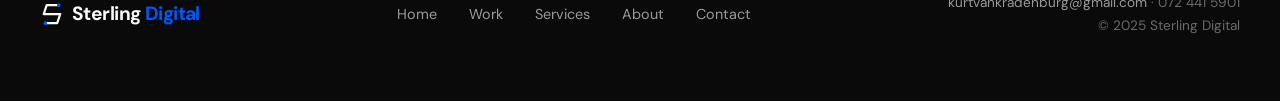
<file: services.html>
<!DOCTYPE html>
<html lang="en">
<head>
  <meta charset="UTF-8">
  <meta name="viewport" content="width=device-width, initial-scale=1.0">
  <title>Services — Sterling Digital</title>
  <meta name="description" content="AI chatbots and custom website design & development services from Sterling Digital. Built for South African businesses.">
  <link rel="preconnect" href="https://fonts.googleapis.com">
  <link rel="preconnect" href="https://fonts.gstatic.com" crossorigin>
  <link href="https://fonts.googleapis.com/css2?family=DM+Sans:wght@400;500;600;700;800&display=swap" rel="stylesheet">
  <link rel="icon" type="image/svg+xml" href="favicon.svg">
  <link rel="stylesheet" href="style.css">
</head>
<body>

  <!-- Page Loader -->
  <div class="page-loader">
    <div class="loader-logo">
      <svg class="logo-mark" viewBox="0 0 32 32" fill="none" aria-hidden="true"><path d="M25 4H9L5 16h22l-4 12H7" stroke="currentColor" stroke-width="3" stroke-linecap="round" stroke-linejoin="round"/><circle cx="25" cy="4" r="2.5" fill="#0057FF"/><circle cx="7" cy="28" r="2.5" fill="#0057FF"/></svg>
    </div>
  </div>

  <!-- Custom Cursor -->
  <div class="cursor-dot"></div>
  <div class="cursor-ring"></div>

  <!-- Navigation -->
  <nav class="nav">
    <a href="index.html" class="nav-logo">
      <svg class="logo-mark" viewBox="0 0 32 32" fill="none" aria-hidden="true"><path d="M25 4H9L5 16h22l-4 12H7" stroke="currentColor" stroke-width="3" stroke-linecap="round" stroke-linejoin="round"/><circle cx="25" cy="4" r="2.5" fill="#0057FF"/><circle cx="7" cy="28" r="2.5" fill="#0057FF"/></svg>
      <span class="logo-text">Sterling <span>Digital</span></span>
    </a>
    <div class="nav-links">
      <a href="index.html">Home</a>
      <a href="portfolio.html">Work</a>
      <a href="services.html" class="active">Services</a>
      <a href="about.html">About</a>
      <a href="contact.html">Contact</a>
      <button class="theme-toggle" aria-label="Toggle dark mode">
        <svg class="icon-moon" viewBox="0 0 24 24"><path d="M21 12.79A9 9 0 1 1 11.21 3 7 7 0 0 0 21 12.79z"></path></svg>
        <svg class="icon-sun" viewBox="0 0 24 24"><circle cx="12" cy="12" r="5"></circle><line x1="12" y1="1" x2="12" y2="3"></line><line x1="12" y1="21" x2="12" y2="23"></line><line x1="4.22" y1="4.22" x2="5.64" y2="5.64"></line><line x1="18.36" y1="18.36" x2="19.78" y2="19.78"></line><line x1="1" y1="12" x2="3" y2="12"></line><line x1="21" y1="12" x2="23" y2="12"></line><line x1="4.22" y1="19.78" x2="5.64" y2="18.36"></line><line x1="18.36" y1="5.64" x2="19.78" y2="4.22"></line></svg>
      </button>
    </div>
    <button class="nav-hamburger" aria-label="Toggle menu">
      <span></span>
      <span></span>
      <span></span>
    </button>
  </nav>

  <main class="page-transition">

    <!-- Page Hero -->
    <section class="page-hero">
      <span class="label">Services</span>
      <h1 class="hero-heading">What we do.</h1>
      <p class="sub-heading" style="margin: 0 auto;">Two core services. Infinite possibilities for your business.</p>
    </section>

    <!-- Services -->
    <section class="section" style="padding-top: 2rem;">

      <!-- AI Chatbots -->
      <div class="service-block reveal">
        <div>
          <div class="service-icon-wrap">
            <svg width="32" height="32" viewBox="0 0 24 24" fill="none" stroke="currentColor" stroke-width="2" stroke-linecap="round" stroke-linejoin="round"><path d="M21 15a2 2 0 0 1-2 2H7l-4 4V5a2 2 0 0 1 2-2h14a2 2 0 0 1 2 2z"></path></svg>
          </div>
          <h2 class="service-title">AI Chatbots</h2>
          <p class="service-desc">Intelligent, custom-trained chatbots that understand your business and talk to your customers like a real team member — 24 hours a day, 7 days a week.</p>
        </div>
        <div class="service-features">
          <div class="service-feature">
            <div class="check"><svg width="12" height="12" viewBox="0 0 24 24" fill="none" stroke="currentColor" stroke-width="3" stroke-linecap="round" stroke-linejoin="round"><polyline points="20 6 9 17 4 12"></polyline></svg></div>
            Custom-trained chatbots for your business
          </div>
          <div class="service-feature">
            <div class="check"><svg width="12" height="12" viewBox="0 0 24 24" fill="none" stroke="currentColor" stroke-width="3" stroke-linecap="round" stroke-linejoin="round"><polyline points="20 6 9 17 4 12"></polyline></svg></div>
            24/7 automated customer support
          </div>
          <div class="service-feature">
            <div class="check"><svg width="12" height="12" viewBox="0 0 24 24" fill="none" stroke="currentColor" stroke-width="3" stroke-linecap="round" stroke-linejoin="round"><polyline points="20 6 9 17 4 12"></polyline></svg></div>
            Lead capture &amp; qualification
          </div>
          <div class="service-feature">
            <div class="check"><svg width="12" height="12" viewBox="0 0 24 24" fill="none" stroke="currentColor" stroke-width="3" stroke-linecap="round" stroke-linejoin="round"><polyline points="20 6 9 17 4 12"></polyline></svg></div>
            WhatsApp, web &amp; social integration
          </div>
          <div class="service-feature">
            <div class="check"><svg width="12" height="12" viewBox="0 0 24 24" fill="none" stroke="currentColor" stroke-width="3" stroke-linecap="round" stroke-linejoin="round"><polyline points="20 6 9 17 4 12"></polyline></svg></div>
            Analytics dashboard
          </div>
        </div>
      </div>

      <!-- Websites -->
      <div class="service-block reveal">
        <div>
          <div class="service-icon-wrap">
            <svg width="32" height="32" viewBox="0 0 24 24" fill="none" stroke="currentColor" stroke-width="2" stroke-linecap="round" stroke-linejoin="round"><rect x="2" y="3" width="20" height="14" rx="2" ry="2"></rect><line x1="8" y1="21" x2="16" y2="21"></line><line x1="12" y1="17" x2="12" y2="21"></line></svg>
          </div>
          <h2 class="service-title">Website Design &amp; Development</h2>
          <p class="service-desc">Beautiful, blazing-fast websites built from scratch. No templates. No bloat. Just clean code that converts visitors into customers.</p>
        </div>
        <div class="service-features">
          <div class="service-feature">
            <div class="check"><svg width="12" height="12" viewBox="0 0 24 24" fill="none" stroke="currentColor" stroke-width="3" stroke-linecap="round" stroke-linejoin="round"><polyline points="20 6 9 17 4 12"></polyline></svg></div>
            Custom-built, mobile-first websites
          </div>
          <div class="service-feature">
            <div class="check"><svg width="12" height="12" viewBox="0 0 24 24" fill="none" stroke="currentColor" stroke-width="3" stroke-linecap="round" stroke-linejoin="round"><polyline points="20 6 9 17 4 12"></polyline></svg></div>
            SEO-optimized from day one
          </div>
          <div class="service-feature">
            <div class="check"><svg width="12" height="12" viewBox="0 0 24 24" fill="none" stroke="currentColor" stroke-width="3" stroke-linecap="round" stroke-linejoin="round"><polyline points="20 6 9 17 4 12"></polyline></svg></div>
            Fast, secure, Netlify-hosted
          </div>
          <div class="service-feature">
            <div class="check"><svg width="12" height="12" viewBox="0 0 24 24" fill="none" stroke="currentColor" stroke-width="3" stroke-linecap="round" stroke-linejoin="round"><polyline points="20 6 9 17 4 12"></polyline></svg></div>
            E-commerce ready
          </div>
          <div class="service-feature">
            <div class="check"><svg width="12" height="12" viewBox="0 0 24 24" fill="none" stroke="currentColor" stroke-width="3" stroke-linecap="round" stroke-linejoin="round"><polyline points="20 6 9 17 4 12"></polyline></svg></div>
            Ongoing support available
          </div>
        </div>
      </div>

    </section>

    <!-- How It Works -->
    <section class="section reveal">
      <span class="label">Process</span>
      <h2 class="section-heading">How it works.</h2>
      <div class="steps-grid stagger-children">
        <div class="step">
          <div class="step-number">01</div>
          <h3 class="step-title">Discovery</h3>
          <p class="step-desc">We learn about your business, your customers, and your goals. What does success look like for you?</p>
        </div>
        <div class="step">
          <div class="step-number">02</div>
          <h3 class="step-title">Build</h3>
          <p class="step-desc">We design and develop your solution — whether it's an AI chatbot, a website, or both. You see progress every step of the way.</p>
        </div>
        <div class="step">
          <div class="step-number">03</div>
          <h3 class="step-title">Launch</h3>
          <p class="step-desc">We deploy, test, and optimize. Your project goes live, and we stick around to make sure everything runs perfectly.</p>
        </div>
      </div>
    </section>

    <!-- Pricing CTA -->
    <section class="cta-section reveal">
      <h2 class="cta-heading">Every business is different.<br>Let's talk about yours.</h2>
      <p class="sub-heading" style="margin: 0 auto 2rem;">No cookie-cutter packages. Just honest conversations about what your business needs.</p>
      <a href="contact.html" class="btn btn-primary">Get a Quote <span class="btn-arrow">&rarr;</span></a>
    </section>

  </main>

  <!-- Footer -->
  <footer class="footer">
    <div class="footer-inner">
      <div class="footer-logo">
        <svg class="logo-mark" viewBox="0 0 32 32" fill="none" aria-hidden="true"><path d="M25 4H9L5 16h22l-4 12H7" stroke="currentColor" stroke-width="3" stroke-linecap="round" stroke-linejoin="round"/><circle cx="25" cy="4" r="2.5" fill="#0057FF"/><circle cx="7" cy="28" r="2.5" fill="#0057FF"/></svg>
        <span class="logo-text">Sterling <span>Digital</span></span>
      </div>
      <div class="footer-links">
        <a href="index.html">Home</a>
        <a href="portfolio.html">Work</a>
        <a href="services.html">Services</a>
        <a href="about.html">About</a>
        <a href="contact.html">Contact</a>
      </div>
      <div class="footer-info">
        <a href="mailto:kurtvankradenburg@gmail.com">kurtvankradenburg@gmail.com</a> · 072 441 5901<br>
        &copy; 2025 Sterling Digital
      </div>
    </div>
  </footer>

  <!-- Back to Top -->
  <button class="back-to-top" aria-label="Back to top">
    <svg width="20" height="20" viewBox="0 0 24 24" fill="none" stroke="currentColor" stroke-width="2.5" stroke-linecap="round" stroke-linejoin="round"><polyline points="18 15 12 9 6 15"></polyline></svg>
  </button>

  <script src="main.js"></script>
</body>
</html>
</file>
<file: style.css>
/* ============================================
   STERLING DIGITAL — STYLE.CSS
   Premium digital agency portfolio
   ============================================ */

/* --- CSS Custom Properties --- */
:root {
  --bg: #FAFAFA;
  --text: #0A0A0A;
  --accent: #0057FF;
  --accent-hover: #0046CC;
  --card-bg: #FFFFFF;
  --card-border: #E5E5E5;
  --muted: #6B6B6B;
  --nav-bg: rgba(250, 250, 250, 0.85);
  --nav-border: rgba(0, 0, 0, 0.06);
  --footer-bg: #0A0A0A;
  --footer-text: #FAFAFA;
  --input-bg: #FFFFFF;
  --input-border: #E0E0E0;
  --shadow-sm: 0 1px 3px rgba(0,0,0,0.04);
  --shadow-md: 0 4px 20px rgba(0,0,0,0.06);
  --shadow-lg: 0 12px 40px rgba(0,0,0,0.08);
  --radius: 12px;
  --transition: 0.3s cubic-bezier(0.4, 0, 0.2, 1);
  --font: 'DM Sans', -apple-system, BlinkMacSystemFont, 'Segoe UI', sans-serif;
}

[data-theme="dark"] {
  --bg: #0A0A0A;
  --text: #FAFAFA;
  --card-bg: #141414;
  --card-border: #222222;
  --muted: #999999;
  --nav-bg: rgba(10, 10, 10, 0.85);
  --nav-border: rgba(255, 255, 255, 0.06);
  --footer-bg: #000000;
  --footer-text: #FAFAFA;
  --input-bg: #141414;
  --input-border: #333333;
  --shadow-sm: 0 1px 3px rgba(0,0,0,0.2);
  --shadow-md: 0 4px 20px rgba(0,0,0,0.3);
  --shadow-lg: 0 12px 40px rgba(0,0,0,0.4);
}

/* --- Reset & Base --- */
*, *::before, *::after {
  margin: 0;
  padding: 0;
  box-sizing: border-box;
}

html {
  font-size: 16px;
  scroll-behavior: smooth;
  -webkit-font-smoothing: antialiased;
  -moz-osx-font-smoothing: grayscale;
}

body {
  font-family: var(--font);
  background: var(--bg);
  color: var(--text);
  line-height: 1.7;
  font-size: 1.125rem;
  overflow-x: hidden;
  transition: background var(--transition), color var(--transition);
}

a {
  color: inherit;
  text-decoration: none;
}

img {
  max-width: 100%;
  display: block;
}

ul { list-style: none; }

button, input, textarea, select {
  font-family: inherit;
  font-size: inherit;
  color: inherit;
}

/* --- Page Loader --- */
.page-loader {
  position: fixed;
  inset: 0;
  z-index: 10000;
  background: var(--bg);
  display: flex;
  align-items: center;
  justify-content: center;
  transition: opacity 0.5s ease, visibility 0.5s ease;
}

.page-loader.hidden {
  opacity: 0;
  visibility: hidden;
  pointer-events: none;
}

.loader-logo {
  display: flex;
  align-items: center;
  justify-content: center;
  animation: loaderPulse 1s ease-in-out infinite alternate;
}

.loader-logo .logo-mark {
  width: 64px;
  height: 64px;
}

@keyframes loaderPulse {
  from { opacity: 0.4; transform: scale(0.96); }
  to { opacity: 1; transform: scale(1); }
}

/* --- Custom Cursor --- */
.cursor-dot {
  width: 8px;
  height: 8px;
  background: var(--accent);
  border-radius: 50%;
  position: fixed;
  pointer-events: none;
  z-index: 9999;
  transition: transform 0.1s ease;
  mix-blend-mode: difference;
  display: none;
}

.cursor-ring {
  width: 36px;
  height: 36px;
  border: 1.5px solid var(--accent);
  border-radius: 50%;
  position: fixed;
  pointer-events: none;
  z-index: 9998;
  transition: transform 0.15s ease, width 0.3s ease, height 0.3s ease, border-color 0.3s ease;
  mix-blend-mode: difference;
  display: none;
}

.cursor-ring.hover {
  width: 56px;
  height: 56px;
  border-color: var(--accent);
}

@media (pointer: fine) {
  .cursor-dot, .cursor-ring {
    display: block;
  }
}

/* --- Page Transition --- */
.page-transition {
  opacity: 0;
  transform: translateY(16px);
  animation: pageIn 0.6s ease forwards;
}

@keyframes pageIn {
  to {
    opacity: 1;
    transform: translateY(0);
  }
}

/* --- Navigation --- */
.nav {
  position: fixed;
  top: 0;
  left: 0;
  right: 0;
  z-index: 1000;
  padding: 1.25rem 2rem;
  display: flex;
  align-items: center;
  justify-content: space-between;
  transition: background var(--transition), box-shadow var(--transition), padding var(--transition);
  backdrop-filter: blur(20px);
  -webkit-backdrop-filter: blur(20px);
}

.nav.scrolled {
  background: var(--nav-bg);
  box-shadow: 0 1px 0 var(--nav-border);
  padding: 0.85rem 2rem;
}

.nav-logo {
  display: flex;
  align-items: center;
  gap: 0.6rem;
  z-index: 1001;
}

.nav-logo .logo-mark {
  width: 28px;
  height: 28px;
  flex-shrink: 0;
}

.nav-logo .logo-text {
  font-size: 1.35rem;
  font-weight: 700;
  letter-spacing: -0.03em;
}

.nav-logo .logo-text span {
  color: var(--accent);
}

.nav-links {
  display: flex;
  align-items: center;
  gap: 2.25rem;
}

.nav-links a {
  font-size: 0.9rem;
  font-weight: 500;
  letter-spacing: 0.01em;
  color: var(--muted);
  transition: color var(--transition);
  position: relative;
}

.nav-links a::after {
  content: '';
  position: absolute;
  bottom: -4px;
  left: 0;
  width: 0;
  height: 2px;
  background: var(--accent);
  transition: width var(--transition);
}

.nav-links a:hover,
.nav-links a.active {
  color: var(--text);
}

.nav-links a:hover::after,
.nav-links a.active::after {
  width: 100%;
}

/* Dark mode toggle */
.theme-toggle {
  background: none;
  border: 1.5px solid var(--card-border);
  border-radius: 50%;
  width: 38px;
  height: 38px;
  display: flex;
  align-items: center;
  justify-content: center;
  cursor: pointer;
  transition: border-color var(--transition), background var(--transition);
  flex-shrink: 0;
}

.theme-toggle:hover {
  border-color: var(--accent);
  background: rgba(0, 87, 255, 0.05);
}

.theme-toggle svg {
  width: 18px;
  height: 18px;
  fill: none;
  stroke: var(--text);
  stroke-width: 2;
  stroke-linecap: round;
  stroke-linejoin: round;
  transition: stroke var(--transition);
}

.theme-toggle .icon-moon { display: block; }
.theme-toggle .icon-sun { display: none; }
[data-theme="dark"] .theme-toggle .icon-moon { display: none; }
[data-theme="dark"] .theme-toggle .icon-sun { display: block; }

/* Mobile menu */
.nav-hamburger {
  display: none;
  flex-direction: column;
  gap: 5px;
  background: none;
  border: none;
  cursor: pointer;
  padding: 4px;
  z-index: 1001;
}

.nav-hamburger span {
  width: 24px;
  height: 2px;
  background: var(--text);
  border-radius: 2px;
  transition: transform var(--transition), opacity var(--transition);
}

.nav-hamburger.open span:nth-child(1) {
  transform: translateY(7px) rotate(45deg);
}
.nav-hamburger.open span:nth-child(2) {
  opacity: 0;
}
.nav-hamburger.open span:nth-child(3) {
  transform: translateY(-7px) rotate(-45deg);
}

@media (max-width: 768px) {
  .nav-hamburger { display: flex; }

  .nav-links {
    position: fixed;
    inset: 0;
    background: var(--bg);
    flex-direction: column;
    align-items: center;
    justify-content: center;
    gap: 2.5rem;
    transform: translateX(100%);
    transition: transform 0.4s cubic-bezier(0.4, 0, 0.2, 1);
    z-index: 1000;
  }

  .nav-links.open {
    transform: translateX(0);
  }

  .nav-links a {
    font-size: 1.5rem;
    font-weight: 600;
    color: var(--text);
  }
}

/* --- Section Layout --- */
.section {
  padding: 8rem 2rem;
  max-width: 1200px;
  margin: 0 auto;
}

.section-wide {
  padding: 8rem 2rem;
  max-width: 1400px;
  margin: 0 auto;
}

.section-full {
  padding: 8rem 0;
}

/* --- Typography --- */
.hero-heading {
  font-size: clamp(3rem, 9vw, 7.5rem);
  font-weight: 800;
  line-height: 0.95;
  letter-spacing: -0.04em;
  margin-bottom: 1.5rem;
}

.section-heading {
  font-size: clamp(2.5rem, 6vw, 5rem);
  font-weight: 800;
  line-height: 1;
  letter-spacing: -0.035em;
  margin-bottom: 1.5rem;
}

.sub-heading {
  font-size: clamp(1.25rem, 2vw, 1.5rem);
  font-weight: 400;
  color: var(--muted);
  line-height: 1.6;
  max-width: 600px;
}

.label {
  font-size: 0.8rem;
  font-weight: 600;
  letter-spacing: 0.12em;
  text-transform: uppercase;
  color: var(--accent);
  margin-bottom: 1rem;
  display: block;
}

/* --- Hero --- */
.hero {
  min-height: 100vh;
  display: flex;
  flex-direction: column;
  align-items: center;
  justify-content: center;
  text-align: center;
  padding: 8rem 2rem 4rem;
  position: relative;
  overflow: hidden;
}

.hero-bg {
  position: absolute;
  inset: 0;
  z-index: 0;
  overflow: hidden;
}

.hero-bg canvas {
  width: 100%;
  height: 100%;
}

.hero-content {
  position: relative;
  z-index: 1;
  max-width: 900px;
}

.hero .sub-heading {
  margin: 0 auto 2.5rem;
}

/* Page hero (non-home) */
.page-hero {
  padding: 10rem 2rem 5rem;
  text-align: center;
  max-width: 1200px;
  margin: 0 auto;
}

/* --- Buttons --- */
.btn {
  display: inline-flex;
  align-items: center;
  gap: 0.5rem;
  padding: 1rem 2rem;
  border-radius: 60px;
  font-weight: 600;
  font-size: 0.95rem;
  letter-spacing: 0.01em;
  cursor: pointer;
  border: none;
  transition: transform var(--transition), box-shadow var(--transition), background var(--transition), color var(--transition);
}

.btn:hover {
  transform: translateY(-2px);
}

.btn:active {
  transform: translateY(0);
}

.btn-primary {
  background: var(--accent);
  color: #FFFFFF;
}

.btn-primary:hover {
  background: var(--accent-hover);
  box-shadow: 0 8px 30px rgba(0, 87, 255, 0.25);
}

.btn-secondary {
  background: transparent;
  color: var(--text);
  border: 1.5px solid var(--card-border);
}

.btn-secondary:hover {
  border-color: var(--accent);
  color: var(--accent);
}

.btn-group {
  display: flex;
  gap: 1rem;
  flex-wrap: wrap;
  justify-content: center;
}

.btn-arrow {
  transition: transform var(--transition);
}

.btn:hover .btn-arrow {
  transform: translateX(4px);
}

/* --- Cards --- */
.card {
  background: var(--card-bg);
  border: 1px solid var(--card-border);
  border-radius: var(--radius);
  padding: 2.5rem;
  transition: transform var(--transition), box-shadow var(--transition), border-color var(--transition);
}

.card:hover {
  transform: translateY(-4px);
  box-shadow: var(--shadow-lg);
  border-color: var(--accent);
}

.card-icon {
  width: 48px;
  height: 48px;
  margin-bottom: 1.5rem;
  color: var(--accent);
}

.card-title {
  font-size: 1.35rem;
  font-weight: 700;
  letter-spacing: -0.02em;
  margin-bottom: 0.75rem;
}

.card-desc {
  color: var(--muted);
  font-size: 1rem;
  line-height: 1.6;
}

/* Cards grid */
.cards-grid {
  display: grid;
  grid-template-columns: repeat(auto-fit, minmax(280px, 1fr));
  gap: 1.5rem;
}

/* --- Marquee --- */
.marquee-section {
  padding: 3rem 0;
  overflow: hidden;
  border-top: 1px solid var(--card-border);
  border-bottom: 1px solid var(--card-border);
}

.marquee-track {
  display: flex;
  width: max-content;
  animation: marquee 30s linear infinite;
}

.marquee-track:hover {
  animation-play-state: paused;
}

.marquee-item {
  display: flex;
  align-items: center;
  gap: 2rem;
  padding: 0 2rem;
  font-size: clamp(1.25rem, 2.5vw, 1.75rem);
  font-weight: 700;
  letter-spacing: -0.02em;
  white-space: nowrap;
  color: var(--muted);
}

.marquee-item .dot {
  width: 6px;
  height: 6px;
  border-radius: 50%;
  background: var(--accent);
  flex-shrink: 0;
}

@keyframes marquee {
  to { transform: translateX(-50%); }
}

/* --- Stats / Value Props --- */
.stats-grid {
  display: grid;
  grid-template-columns: repeat(auto-fit, minmax(220px, 1fr));
  gap: 3rem;
  text-align: center;
}

.stat-item {
  padding: 2rem 1rem;
}

.stat-number {
  font-size: clamp(2.5rem, 5vw, 4rem);
  font-weight: 800;
  letter-spacing: -0.04em;
  line-height: 1;
  margin-bottom: 0.75rem;
}

.stat-label {
  font-size: 1rem;
  color: var(--muted);
}

/* --- Portfolio Cards --- */
.portfolio-grid {
  display: grid;
  grid-template-columns: repeat(auto-fit, minmax(320px, 1fr));
  gap: 2rem;
}

.portfolio-card {
  background: var(--card-bg);
  border: 1px solid var(--card-border);
  border-radius: var(--radius);
  padding: 2.5rem;
  transition: transform var(--transition), box-shadow var(--transition), border-color var(--transition);
  display: flex;
  flex-direction: column;
}

.portfolio-card:hover {
  transform: translateY(-6px);
  box-shadow: var(--shadow-lg);
  border-color: var(--accent);
}

.portfolio-card-name {
  font-size: 1.75rem;
  font-weight: 800;
  letter-spacing: -0.03em;
  margin-bottom: 0.75rem;
}

.portfolio-card-desc {
  color: var(--muted);
  margin-bottom: 1.5rem;
  line-height: 1.6;
  flex: 1;
}

.portfolio-card-tags {
  display: flex;
  flex-wrap: wrap;
  gap: 0.5rem;
  margin-bottom: 1.5rem;
}

.tag {
  font-size: 0.75rem;
  font-weight: 600;
  letter-spacing: 0.06em;
  text-transform: uppercase;
  padding: 0.35rem 0.85rem;
  border-radius: 60px;
  background: rgba(0, 87, 255, 0.08);
  color: var(--accent);
}

[data-theme="dark"] .tag {
  background: rgba(0, 87, 255, 0.15);
}

.portfolio-card-link {
  display: inline-flex;
  align-items: center;
  gap: 0.5rem;
  font-weight: 600;
  font-size: 0.95rem;
  color: var(--accent);
  transition: gap var(--transition);
}

.portfolio-card-link:hover {
  gap: 0.85rem;
}

/* --- Services --- */
.service-block {
  display: grid;
  grid-template-columns: 1fr 1fr;
  gap: 4rem;
  align-items: start;
  padding: 5rem 0;
  border-bottom: 1px solid var(--card-border);
}

.service-block:last-of-type {
  border-bottom: none;
}

.service-icon-wrap {
  width: 64px;
  height: 64px;
  background: rgba(0, 87, 255, 0.08);
  border-radius: 16px;
  display: flex;
  align-items: center;
  justify-content: center;
  margin-bottom: 2rem;
  color: var(--accent);
}

[data-theme="dark"] .service-icon-wrap {
  background: rgba(0, 87, 255, 0.15);
}

.service-title {
  font-size: clamp(2rem, 4vw, 3rem);
  font-weight: 800;
  letter-spacing: -0.03em;
  margin-bottom: 1rem;
}

.service-desc {
  color: var(--muted);
  margin-bottom: 2rem;
  max-width: 480px;
  line-height: 1.7;
}

.service-features {
  display: flex;
  flex-direction: column;
  gap: 1rem;
}

.service-feature {
  display: flex;
  align-items: center;
  gap: 0.75rem;
  font-size: 1rem;
}

.service-feature .check {
  width: 20px;
  height: 20px;
  border-radius: 50%;
  background: rgba(0, 87, 255, 0.1);
  display: flex;
  align-items: center;
  justify-content: center;
  flex-shrink: 0;
  color: var(--accent);
}

[data-theme="dark"] .service-feature .check {
  background: rgba(0, 87, 255, 0.2);
}

@media (max-width: 768px) {
  .service-block {
    grid-template-columns: 1fr;
    gap: 2rem;
    padding: 3rem 0;
  }
}

/* --- How It Works --- */
.steps-grid {
  display: grid;
  grid-template-columns: repeat(3, 1fr);
  gap: 3rem;
  margin-top: 4rem;
}

.step {
  text-align: center;
  padding: 2rem 1rem;
}

.step-number {
  font-size: clamp(4rem, 8vw, 6rem);
  font-weight: 800;
  letter-spacing: -0.05em;
  color: var(--accent);
  line-height: 1;
  margin-bottom: 1.5rem;
  opacity: 0.2;
}

.step-title {
  font-size: 1.35rem;
  font-weight: 700;
  margin-bottom: 0.75rem;
  letter-spacing: -0.02em;
}

.step-desc {
  color: var(--muted);
  font-size: 1rem;
  line-height: 1.6;
}

@media (max-width: 768px) {
  .steps-grid {
    grid-template-columns: 1fr;
    gap: 2rem;
  }
}

/* --- About Values --- */
.values-grid {
  display: grid;
  grid-template-columns: repeat(3, 1fr);
  gap: 3rem;
  margin-top: 3rem;
}

.value-item {
  text-align: center;
}

.value-word {
  font-size: clamp(3rem, 6vw, 5rem);
  font-weight: 800;
  letter-spacing: -0.04em;
  line-height: 1;
  margin-bottom: 1rem;
}

.value-desc {
  color: var(--muted);
  font-size: 1rem;
  line-height: 1.6;
  max-width: 300px;
  margin: 0 auto;
}

@media (max-width: 768px) {
  .values-grid {
    grid-template-columns: 1fr;
    gap: 2.5rem;
  }
}

/* --- Contact Form --- */
.contact-grid {
  display: grid;
  grid-template-columns: 1fr 1fr;
  gap: 5rem;
  align-items: start;
}

@media (max-width: 768px) {
  .contact-grid {
    grid-template-columns: 1fr;
    gap: 3rem;
  }
}

.form-group {
  margin-bottom: 1.5rem;
}

.form-label {
  display: block;
  font-size: 0.85rem;
  font-weight: 600;
  margin-bottom: 0.5rem;
  letter-spacing: 0.02em;
}

.form-input,
.form-select,
.form-textarea {
  width: 100%;
  padding: 1rem 1.25rem;
  background: var(--input-bg);
  border: 1.5px solid var(--input-border);
  border-radius: 10px;
  font-size: 1rem;
  transition: border-color var(--transition), box-shadow var(--transition);
  outline: none;
  color: var(--text);
}

.form-input:focus,
.form-select:focus,
.form-textarea:focus {
  border-color: var(--accent);
  box-shadow: 0 0 0 3px rgba(0, 87, 255, 0.1);
}

.form-input.error,
.form-select.error,
.form-textarea.error {
  border-color: #E53E3E;
}

.form-error {
  font-size: 0.8rem;
  color: #E53E3E;
  margin-top: 0.35rem;
  display: none;
}

.form-error.show {
  display: block;
}

.form-textarea {
  resize: vertical;
  min-height: 140px;
}

.form-select {
  appearance: none;
  background-image: url("data:image/svg+xml,%3Csvg width='12' height='8' viewBox='0 0 12 8' fill='none' xmlns='http://www.w3.org/2000/svg'%3E%3Cpath d='M1 1.5L6 6.5L11 1.5' stroke='%236B6B6B' stroke-width='1.5' stroke-linecap='round' stroke-linejoin='round'/%3E%3C/svg%3E");
  background-repeat: no-repeat;
  background-position: right 1.25rem center;
  padding-right: 3rem;
}

.form-success {
  display: none;
  text-align: center;
  padding: 3rem 2rem;
}

.form-success.show {
  display: block;
}

.form-success-icon {
  width: 64px;
  height: 64px;
  margin: 0 auto 1.5rem;
  border-radius: 50%;
  background: rgba(0, 87, 255, 0.1);
  display: flex;
  align-items: center;
  justify-content: center;
  color: var(--accent);
}

.contact-info {
  padding-top: 1rem;
}

.contact-info-item {
  display: flex;
  align-items: center;
  gap: 1rem;
  margin-bottom: 2rem;
  font-size: 1.1rem;
}

.contact-info-icon {
  width: 48px;
  height: 48px;
  border-radius: 12px;
  background: rgba(0, 87, 255, 0.08);
  display: flex;
  align-items: center;
  justify-content: center;
  flex-shrink: 0;
  font-size: 1.25rem;
}

[data-theme="dark"] .contact-info-icon {
  background: rgba(0, 87, 255, 0.15);
}

/* Location graphic */
.location-graphic {
  margin-top: 3rem;
  padding: 2.5rem;
  border: 1px solid var(--card-border);
  border-radius: var(--radius);
  text-align: center;
}

.location-graphic svg {
  max-width: 100%;
  height: auto;
}

.location-label {
  margin-top: 1rem;
  font-size: 0.9rem;
  color: var(--muted);
  font-weight: 500;
}

/* --- CTA Section --- */
.cta-section {
  text-align: center;
  padding: 8rem 2rem;
  max-width: 800px;
  margin: 0 auto;
}

.cta-heading {
  font-size: clamp(2.5rem, 5vw, 4rem);
  font-weight: 800;
  letter-spacing: -0.04em;
  margin-bottom: 2rem;
}

/* --- Footer --- */
.footer {
  background: var(--footer-bg);
  color: var(--footer-text);
  padding: 4rem 2rem;
}

.footer-inner {
  max-width: 1200px;
  margin: 0 auto;
  display: flex;
  justify-content: space-between;
  align-items: center;
  flex-wrap: wrap;
  gap: 1.5rem;
}

.footer-logo {
  display: flex;
  align-items: center;
  gap: 0.5rem;
}

.footer-logo .logo-mark {
  width: 24px;
  height: 24px;
  flex-shrink: 0;
}

.footer-logo .logo-text {
  font-size: 1.2rem;
  font-weight: 700;
  letter-spacing: -0.03em;
}

.footer-logo .logo-text span {
  color: var(--accent);
}

.footer-links {
  display: flex;
  gap: 2rem;
  flex-wrap: wrap;
}

.footer-links a {
  font-size: 0.9rem;
  color: rgba(250, 250, 250, 0.6);
  transition: color var(--transition);
}

.footer-links a:hover {
  color: #FFFFFF;
}

.footer-info {
  font-size: 0.85rem;
  color: rgba(250, 250, 250, 0.4);
  text-align: right;
}

.footer-info a {
  color: rgba(250, 250, 250, 0.6);
  transition: color var(--transition);
}

.footer-info a:hover {
  color: #FFFFFF;
}

@media (max-width: 768px) {
  .footer-inner {
    flex-direction: column;
    text-align: center;
  }
  .footer-info {
    text-align: center;
  }
}

/* --- Back to Top --- */
.back-to-top {
  position: fixed;
  bottom: 2rem;
  right: 2rem;
  width: 48px;
  height: 48px;
  border-radius: 50%;
  background: var(--accent);
  color: #FFFFFF;
  display: flex;
  align-items: center;
  justify-content: center;
  cursor: pointer;
  border: none;
  opacity: 0;
  visibility: hidden;
  transform: translateY(8px);
  transition: opacity var(--transition), visibility var(--transition), transform var(--transition);
  z-index: 900;
  box-shadow: 0 4px 16px rgba(0, 87, 255, 0.3);
}

.back-to-top.visible {
  opacity: 1;
  visibility: visible;
  transform: translateY(0);
}

.back-to-top:hover {
  transform: translateY(-2px);
  box-shadow: 0 6px 24px rgba(0, 87, 255, 0.4);
}

/* --- Scroll Animations --- */
.reveal {
  opacity: 0;
  transform: translateY(30px);
  transition: opacity 0.7s ease, transform 0.7s ease;
}

.reveal.visible {
  opacity: 1;
  transform: translateY(0);
}

.reveal-left {
  opacity: 0;
  transform: translateX(-30px);
  transition: opacity 0.7s ease, transform 0.7s ease;
}

.reveal-left.visible {
  opacity: 1;
  transform: translateX(0);
}

.reveal-right {
  opacity: 0;
  transform: translateX(30px);
  transition: opacity 0.7s ease, transform 0.7s ease;
}

.reveal-right.visible {
  opacity: 1;
  transform: translateX(0);
}

/* Staggered children */
.stagger-children > * {
  opacity: 0;
  transform: translateY(20px);
  transition: opacity 0.5s ease, transform 0.5s ease;
}

.stagger-children.visible > *:nth-child(1) { transition-delay: 0s; }
.stagger-children.visible > *:nth-child(2) { transition-delay: 0.1s; }
.stagger-children.visible > *:nth-child(3) { transition-delay: 0.2s; }
.stagger-children.visible > *:nth-child(4) { transition-delay: 0.3s; }
.stagger-children.visible > *:nth-child(5) { transition-delay: 0.4s; }
.stagger-children.visible > *:nth-child(6) { transition-delay: 0.5s; }

.stagger-children.visible > * {
  opacity: 1;
  transform: translateY(0);
}

/* --- Portfolio Preview (Home) --- */
.portfolio-preview {
  display: grid;
  grid-template-columns: repeat(auto-fit, minmax(300px, 1fr));
  gap: 2rem;
}

/* --- 404 Page --- */
.error-page {
  min-height: 100vh;
  display: flex;
  flex-direction: column;
  align-items: center;
  justify-content: center;
  text-align: center;
  padding: 2rem;
}

.error-code {
  font-size: clamp(8rem, 20vw, 14rem);
  font-weight: 800;
  letter-spacing: -0.06em;
  line-height: 1;
  color: var(--accent);
  opacity: 0.15;
  margin-bottom: -2rem;
  position: relative;
}

.error-heading {
  font-size: clamp(2rem, 4vw, 3rem);
  font-weight: 800;
  letter-spacing: -0.03em;
  margin-bottom: 1rem;
}

.error-desc {
  color: var(--muted);
  margin-bottom: 2rem;
  max-width: 400px;
}

/* --- Utility --- */
.text-center { text-align: center; }
.text-accent { color: var(--accent); }
.text-muted { color: var(--muted); }
.mt-1 { margin-top: 0.5rem; }
.mt-2 { margin-top: 1rem; }
.mt-3 { margin-top: 1.5rem; }
.mt-4 { margin-top: 2rem; }
.mt-6 { margin-top: 3rem; }
.mt-8 { margin-top: 4rem; }
.mb-2 { margin-bottom: 1rem; }
.mb-4 { margin-bottom: 2rem; }
.mb-6 { margin-bottom: 3rem; }

/* Hero gradient animation */
.gradient-bg {
  position: absolute;
  inset: 0;
  background: radial-gradient(ellipse at 30% 50%, rgba(0, 87, 255, 0.06) 0%, transparent 60%),
              radial-gradient(ellipse at 70% 30%, rgba(0, 87, 255, 0.04) 0%, transparent 50%);
  animation: gradientShift 12s ease-in-out infinite alternate;
}

[data-theme="dark"] .gradient-bg {
  background: radial-gradient(ellipse at 30% 50%, rgba(0, 87, 255, 0.1) 0%, transparent 60%),
              radial-gradient(ellipse at 70% 30%, rgba(0, 87, 255, 0.06) 0%, transparent 50%);
}

@keyframes gradientShift {
  0% { transform: scale(1) translate(0, 0); }
  50% { transform: scale(1.1) translate(-2%, 3%); }
  100% { transform: scale(1) translate(2%, -2%); }
}

/* Grid pattern overlay for hero */
.grid-pattern {
  position: absolute;
  inset: 0;
  background-image:
    linear-gradient(rgba(0, 0, 0, 0.02) 1px, transparent 1px),
    linear-gradient(90deg, rgba(0, 0, 0, 0.02) 1px, transparent 1px);
  background-size: 60px 60px;
}

[data-theme="dark"] .grid-pattern {
  background-image:
    linear-gradient(rgba(255, 255, 255, 0.03) 1px, transparent 1px),
    linear-gradient(90deg, rgba(255, 255, 255, 0.03) 1px, transparent 1px);
}

/* --- Responsive --- */
@media (max-width: 480px) {
  .section {
    padding: 5rem 1.25rem;
  }
  .page-hero {
    padding: 8rem 1.25rem 3rem;
  }
  .hero {
    padding: 6rem 1.25rem 3rem;
  }
  .btn {
    padding: 0.85rem 1.5rem;
    font-size: 0.9rem;
  }
}

/* --- About story section --- */
.story-section {
  max-width: 700px;
}

.story-text {
  font-size: 1.15rem;
  line-height: 1.8;
  color: var(--muted);
}

/* Personal touch section */
.personal-section {
  border-left: 3px solid var(--accent);
  padding-left: 2rem;
  max-width: 700px;
  margin-top: 4rem;
}

.personal-section p {
  font-size: 1.1rem;
  line-height: 1.8;
  color: var(--muted);
}

.personal-section .signature {
  margin-top: 1.5rem;
  font-weight: 700;
  color: var(--text);
  font-size: 1.15rem;
}
</file>
